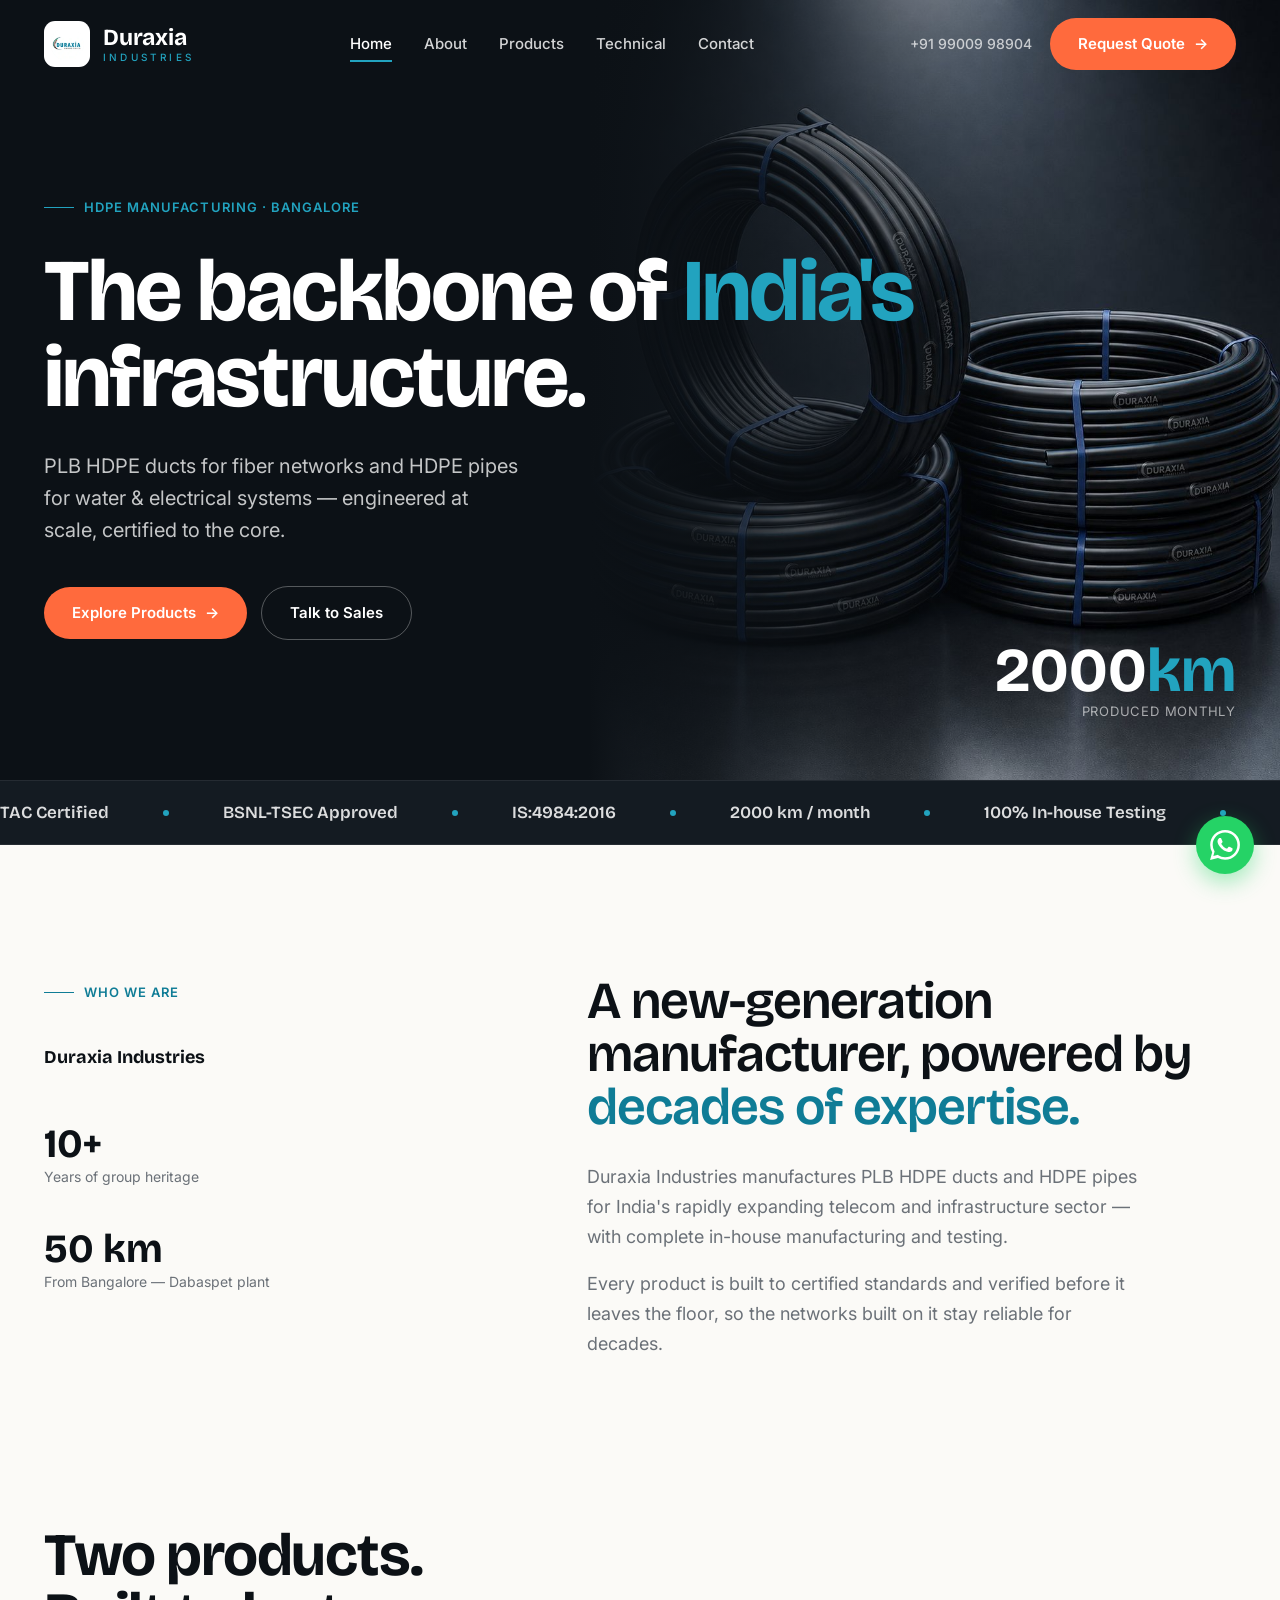
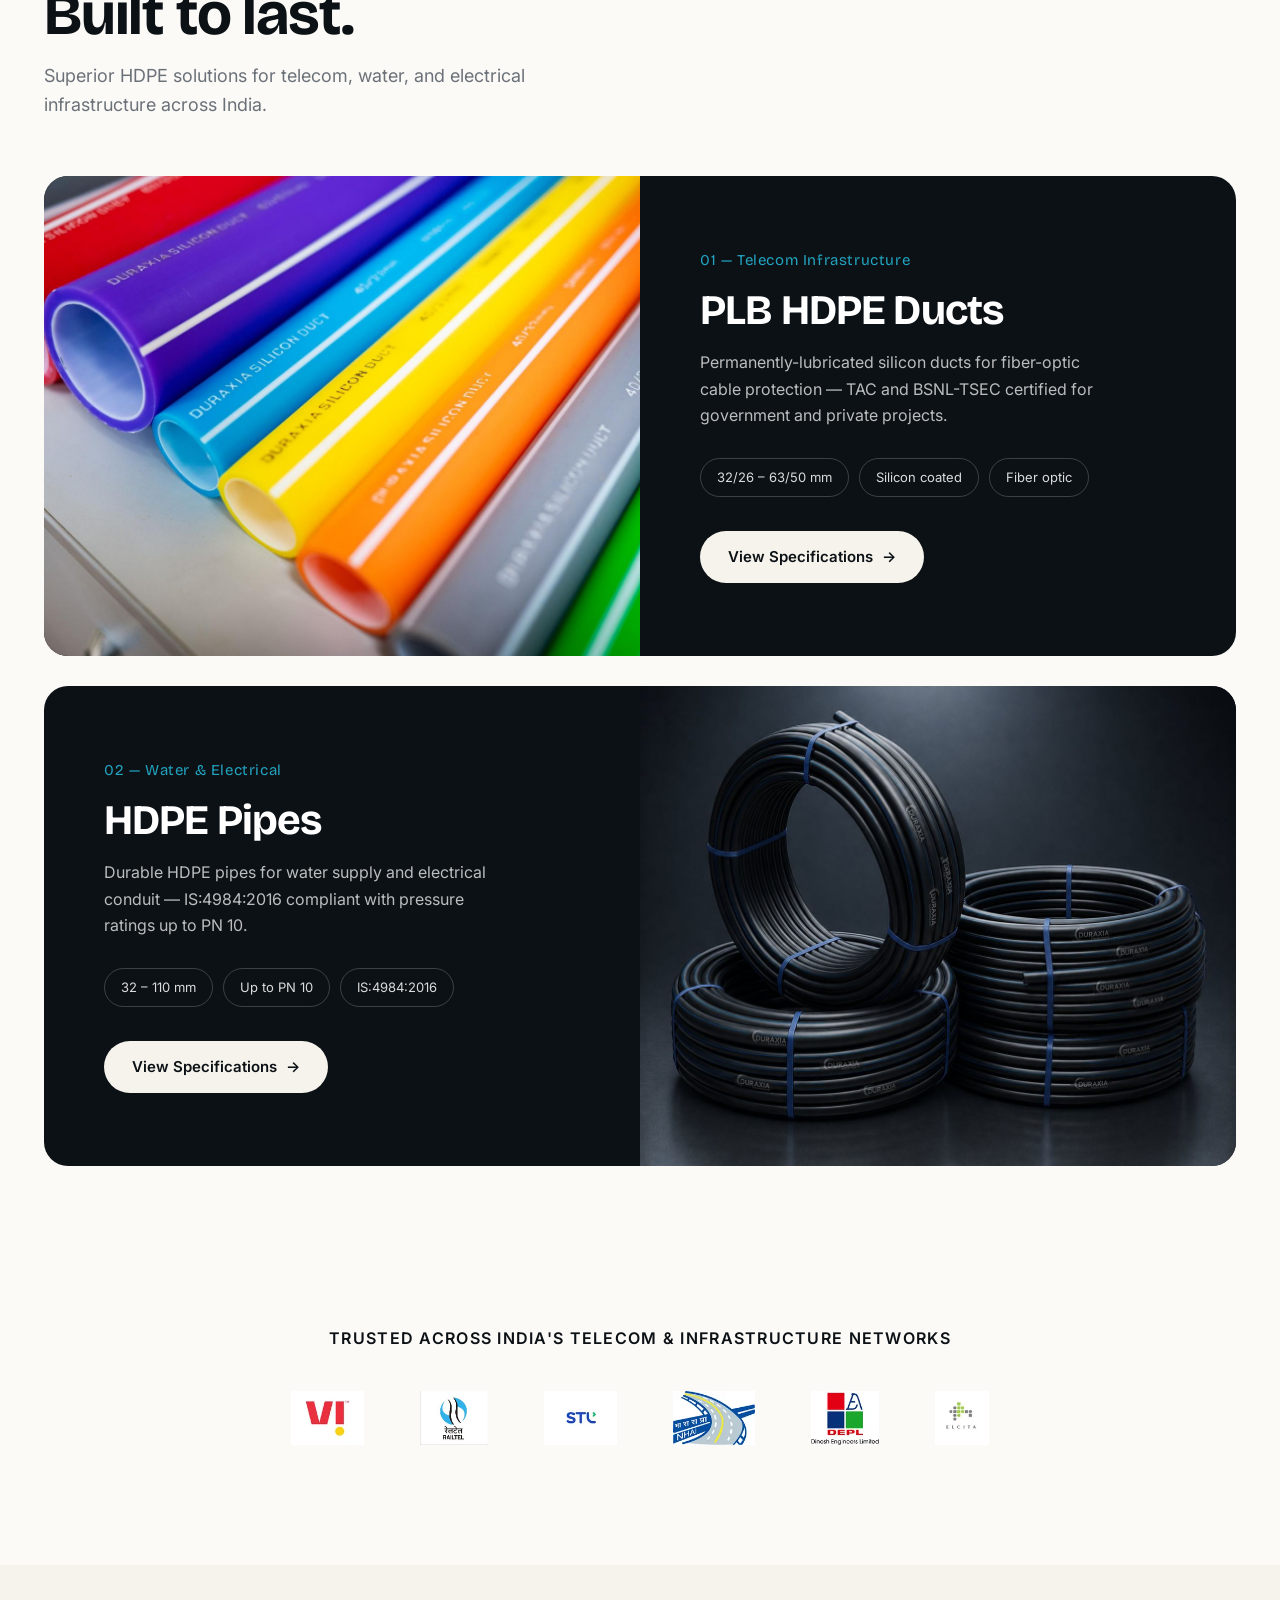
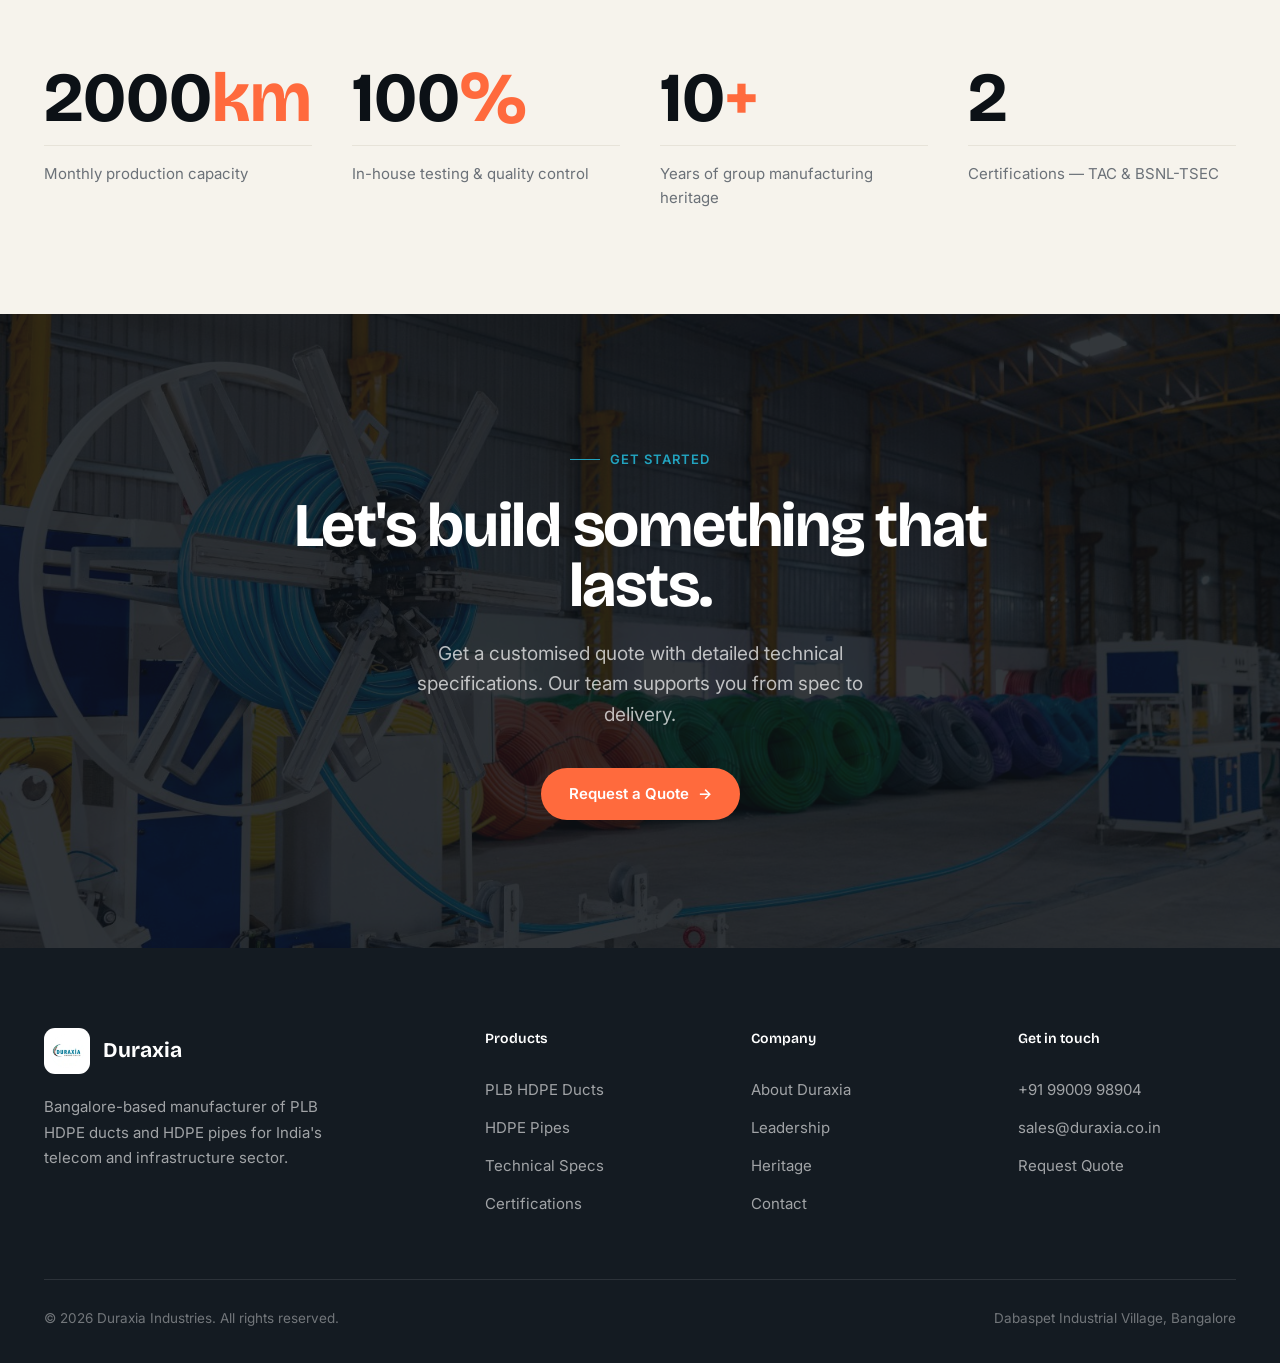
<file: index.html>
<!DOCTYPE html>
<html lang="en">
<head>
<meta charset="UTF-8">
<meta name="viewport" content="width=device-width,initial-scale=1.0">
<title>Duraxia Industries — PLB HDPE Ducts &amp; HDPE Pipes | Bangalore</title>
<meta name="description" content="TAC & BSNL-TSEC certified manufacturer of PLB HDPE Ducts and HDPE Pipes in Bangalore. 2000 km monthly capacity.">
<link rel="preload" as="image" href="img/product-ducts.jpg" fetchpriority="high">
<link rel="canonical" href="https://www.duraxia.co.in/">
<meta name="robots" content="index, follow, max-image-preview:large, max-snippet:-1">
<meta name="theme-color" content="#0c1116">
<meta name="author" content="Duraxia Industries">
<meta property="og:type" content="website">
<meta property="og:site_name" content="Duraxia Industries">
<meta property="og:locale" content="en_IN">
<meta property="og:title" content="Duraxia Industries — PLB HDPE Ducts & HDPE Pipes | Bangalore">
<meta property="og:description" content="TAC & BSNL-TSEC certified manufacturer of PLB HDPE Ducts and HDPE Pipes in Bangalore. 2000 km monthly capacity.">
<meta property="og:url" content="https://www.duraxia.co.in/">
<meta property="og:image" content="https://www.duraxia.co.in/img/product-ducts.jpg">
<meta name="twitter:card" content="summary_large_image">
<meta name="twitter:title" content="Duraxia Industries — PLB HDPE Ducts & HDPE Pipes | Bangalore">
<meta name="twitter:description" content="TAC & BSNL-TSEC certified manufacturer of PLB HDPE Ducts and HDPE Pipes in Bangalore. 2000 km monthly capacity.">
<meta name="twitter:image" content="https://www.duraxia.co.in/img/product-ducts.jpg">
<link rel="icon" type="image/png" href="img/logo-tight.png">
<link rel="apple-touch-icon" href="img/logo-tight.png">
<link rel="preconnect" href="https://fonts.googleapis.com">
<link rel="preconnect" href="https://fonts.gstatic.com" crossorigin>
<link href="https://fonts.googleapis.com/css2?family=Bricolage+Grotesque:opsz,wght@12..96,500;12..96,600;12..96,700;12..96,800&family=Inter:wght@400;500;600&display=swap" rel="stylesheet">
<link rel="stylesheet" href="css/site.css">
<style>
/* HOME hero */
.hero{background:var(--ink);position:relative;overflow:hidden;min-height:780px;display:flex;align-items:center}
.hero-bg{position:absolute;right:0;top:0;bottom:0;width:54%;background:url('img/product-ducts.jpg') center/cover}
.hero-bg::after{content:'';position:absolute;inset:0;background:linear-gradient(90deg,var(--ink) 0%,rgba(12,17,22,.55) 36%,transparent 72%)}
.hero .wrap{position:relative;z-index:2;width:100%;padding-top:140px;padding-bottom:90px}
.hero .eyebrow{color:var(--teal);margin-bottom:30px}
.hero h1{font-size:88px;font-weight:700;color:#fff;max-width:880px;margin-bottom:30px}
.hero h1 em{font-style:normal;color:var(--teal)}
.hero p{font-size:20px;color:rgba(255,255,255,.76);max-width:480px;margin-bottom:40px;line-height:1.6}
.hero-cta{display:flex;gap:14px;align-items:center;flex-wrap:wrap}
.hero-meta{position:absolute;right:max(44px,calc((100% - 1280px)/2 + 44px));bottom:56px;z-index:2;text-align:right}
.hero-meta b{font-family:'Bricolage Grotesque';font-size:62px;font-weight:700;color:#fff;line-height:.9;display:block}
.hero-meta b u{text-decoration:none;color:var(--teal)}
.hero-meta span{font-size:13px;letter-spacing:.06em;text-transform:uppercase;color:rgba(255,255,255,.6)}

/* statement */
.statement{padding:130px 0}
.statement .grid{display:grid;grid-template-columns:1fr 1.4fr;gap:80px;align-items:start}
.statement .eyebrow{margin-bottom:24px}
.statement .side b{display:block;margin-top:16px;font-family:'Bricolage Grotesque';font-size:18px;color:var(--ink)}
.statement h2{font-size:52px;font-weight:600;line-height:1.02;margin-bottom:28px;color:var(--ink)}
.statement h2 em{font-style:normal;color:var(--teal-deep)}
.statement p{font-size:18px;color:var(--muted);max-width:560px;margin-bottom:18px;line-height:1.65}
.statement .side-stats{margin-top:36px;display:flex;flex-direction:column;gap:24px}
.statement .ss b{font-family:'Bricolage Grotesque';font-size:40px;font-weight:700;color:var(--ink);display:block;line-height:1}
.statement .ss span{font-size:14px;color:var(--muted)}

/* products editorial */
.products{padding:20px 0 130px}
.phead{margin-bottom:56px}
.phead h2{font-size:60px;font-weight:700;color:var(--ink);margin-bottom:18px}
.phead p{font-size:18px;color:var(--muted);max-width:540px;line-height:1.6}
.pblock{display:grid;grid-template-columns:1fr 1fr;gap:0;border-radius:24px;overflow:hidden;margin-bottom:30px;background:var(--ink);min-height:480px}
.pblock.rev .pic{order:2}
.pblock .pic{position:relative;overflow:hidden}
.pblock .pic img{position:absolute;inset:0;width:100%;height:100%;object-fit:cover;transition:transform .7s var(--ease)}
.pblock:hover .pic img{transform:scale(1.05)}
.pblock .copy{padding:60px;color:#fff;display:flex;flex-direction:column;justify-content:center}
.pblock .num{font-family:'Bricolage Grotesque';font-size:15px;color:var(--teal);margin-bottom:18px;letter-spacing:.04em}
.pblock h3{font-size:42px;font-weight:700;margin-bottom:18px;color:#fff}
.pblock .copy p{font-size:16px;color:rgba(255,255,255,.72);margin-bottom:30px;line-height:1.65;max-width:400px}
.pblock .tags{display:flex;flex-wrap:wrap;gap:10px;margin-bottom:34px}
.pblock .tags span{font-size:13px;color:rgba(255,255,255,.85);border:1px solid rgba(255,255,255,.2);padding:8px 16px;border-radius:100px}
.pblock .copy a{align-self:flex-start}

/* clients */
.clients{padding:0 0 120px}
.clients .lbl{font-size:16px;font-weight:600;letter-spacing:.08em;text-transform:uppercase;color:var(--ink);text-align:center;margin-bottom:40px}
.clients .row{display:flex;align-items:center;justify-content:center;gap:56px;flex-wrap:wrap}
.clients img{height:54px;width:auto;object-fit:contain;transition:transform .3s var(--ease)}
.clients img:hover{transform:scale(1.07)}

@media(max-width:980px){
  .hero-bg{width:100%;opacity:.42}
  .hero .wrap{padding-top:130px}
  .hero h1{font-size:50px}
  .statement .grid,.pblock,.pblock.rev .pic{grid-template-columns:1fr}
  .pblock.rev .pic{order:0}
  .pblock .copy{padding:44px}
  .phead h2{font-size:38px}
  .statement{padding:90px 0}
  .statement h2{font-size:36px}
  .hero-meta{display:none}
}
</style>
<script type="application/ld+json">
{"@context":"https://schema.org","@graph":[{"@type":"Organization","@id":"https://www.duraxia.co.in/#organization","name":"Duraxia Industries","url":"https://www.duraxia.co.in/","logo":"https://www.duraxia.co.in/img/logo-tight.png","image":"https://www.duraxia.co.in/img/about-facility.jpg","description":"Bangalore-based manufacturer of PLB HDPE ducts and HDPE pipes for India's telecom and infrastructure sector.","telephone":"+91-99009-98904","email":"sales@duraxia.co.in","address":{"@type":"PostalAddress","streetAddress":"Dabaspet Industrial Village","addressLocality":"Bengaluru","addressRegion":"Karnataka","postalCode":"562111","addressCountry":"IN"},"areaServed":{"@type":"Country","name":"India"},"knowsAbout":["PLB HDPE Ducts","HDPE Pipes","Fiber optic duct","Telecom infrastructure","Water supply pipes"],"founder":[{"@type":"Person","name":"Ashish Sharma","jobTitle":"Co-Founder"},{"@type":"Person","name":"Dinaker Reddy","jobTitle":"Co-Founder"},{"@type":"Person","name":"Ankit Sharma","jobTitle":"Co-Founder"}],"contactPoint":{"@type":"ContactPoint","telephone":"+91-99009-98904","email":"sales@duraxia.co.in","contactType":"sales","areaServed":"IN","availableLanguage":["en","hi"]}},{"@type":"WebSite","@id":"https://www.duraxia.co.in/#website","url":"https://www.duraxia.co.in/","name":"Duraxia Industries","publisher":{"@id":"https://www.duraxia.co.in/#organization"}}]}
</script>
</head>
<body>

<!-- NAV -->
<header>
  <nav class="wrap">
    <a href="index.html" class="brand">
      <span class="mk"><img src="img/logo-tight.png" alt="Duraxia Industries" width="256" height="254" loading="eager" decoding="async" fetchpriority="high"></span>
      <span class="bx"><b>Duraxia</b><s>Industries</s></span>
    </a>
    <div class="nav-links">
      <a href="index.html" class="active" aria-current="page">Home</a>
      <a href="about.html">About</a>
      <a href="products.html">Products</a>
      <a href="technical.html">Technical</a>
      <a href="contact.html">Contact</a>
    </div>
    <div class="nav-right">
      <a href="tel:+919900998904" class="nav-tel">+91 99009 98904</a>
      <a href="contact.html" class="btn btn-pri">Request Quote <span class="arr">→</span></a>
      <button class="hamb" aria-label="Menu"><span></span><span></span><span></span></button>
    </div>
  </nav>
</header>
<div class="mnav">
  <a href="index.html">Home</a>
  <a href="about.html">About</a>
  <a href="products.html">Products</a>
  <a href="technical.html">Technical</a>
  <a href="contact.html">Contact</a>
  <a href="contact.html" class="btn btn-pri">Request Quote →</a>
</div>

<!-- HERO -->
<main>
<section class="hero">
  <div class="hero-bg"></div>
  <div class="wrap">
    <div class="eyebrow">HDPE Manufacturing · Bangalore</div>
    <h1>The backbone of <em>India's</em> infrastructure.</h1>
    <p>PLB HDPE ducts for fiber networks and HDPE pipes for water &amp; electrical systems — engineered at scale, certified to the core.</p>
    <div class="hero-cta">
      <a href="products.html" class="btn btn-pri">Explore Products <span class="arr">→</span></a>
      <a href="contact.html" class="btn btn-out">Talk to Sales</a>
    </div>
  </div>
  <div class="hero-meta"><b>2000<u>km</u></b><span>Produced monthly</span></div>
</section>

<!-- TICKER -->
<div class="ticker">
  <div class="row">
    <span>TAC Certified</span><span>BSNL-TSEC Approved</span><span>IS:4984:2016</span><span>2000 km / month</span><span>100% In-house Testing</span>
    <span>TAC Certified</span><span>BSNL-TSEC Approved</span><span>IS:4984:2016</span><span>2000 km / month</span><span>100% In-house Testing</span>
  </div>
</div>

<!-- STATEMENT -->
<section class="statement">
  <div class="wrap grid">
    <div class="side reveal">
      <div class="eyebrow">Who we are</div>
      <b>Duraxia Industries</b>
      <div class="side-stats">
        <div class="ss"><b>10+</b><span>Years of group heritage</span></div>
        <div class="ss"><b>50 km</b><span>From Bangalore — Dabaspet plant</span></div>
      </div>
    </div>
    <div class="main reveal d1">
      <h2>A new-generation manufacturer, powered by <em>decades of expertise.</em></h2>
      <p>Duraxia Industries manufactures PLB HDPE ducts and HDPE pipes for India's rapidly expanding telecom and infrastructure sector — with complete in-house manufacturing and testing.</p>
      <p>Every product is built to certified standards and verified before it leaves the floor, so the networks built on it stay reliable for decades.</p>
    </div>
  </div>
</section>

<!-- PRODUCTS -->
<section class="products">
  <div class="wrap">
    <div class="phead reveal">
      <h2>Two products.<br>Built to last.</h2>
      <p>Superior HDPE solutions for telecom, water, and electrical infrastructure across India.</p>
    </div>

    <div class="pblock reveal">
      <div class="pic"><img src="img/hero.jpg" alt="PLB HDPE Ducts" width="1600" height="1064" loading="lazy" decoding="async"></div>
      <div class="copy">
        <div class="num">01 — Telecom Infrastructure</div>
        <h3>PLB HDPE Ducts</h3>
        <p>Permanently-lubricated silicon ducts for fiber-optic cable protection — TAC and BSNL-TSEC certified for government and private projects.</p>
        <div class="tags"><span>32/26 – 63/50 mm</span><span>Silicon coated</span><span>Fiber optic</span></div>
        <a href="products.html" class="btn btn-cream">View Specifications <span class="arr">→</span></a>
      </div>
    </div>

    <div class="pblock rev reveal">
      <div class="pic"><img src="img/product-ducts.jpg" alt="HDPE Pipes" width="1200" height="1200" loading="lazy" decoding="async"></div>
      <div class="copy">
        <div class="num">02 — Water &amp; Electrical</div>
        <h3>HDPE Pipes</h3>
        <p>Durable HDPE pipes for water supply and electrical conduit — IS:4984:2016 compliant with pressure ratings up to PN 10.</p>
        <div class="tags"><span>32 – 110 mm</span><span>Up to PN 10</span><span>IS:4984:2016</span></div>
        <a href="products.html" class="btn btn-cream">View Specifications <span class="arr">→</span></a>
      </div>
    </div>
  </div>
</section>

<!-- CLIENTS -->
<section class="clients">
  <div class="wrap">
    <div class="lbl reveal">Trusted across India's telecom &amp; infrastructure networks</div>
    <div class="row reveal d1">
      <img src="img/client-1.webp" alt="Client" width="134" height="100" loading="lazy" decoding="async"><img src="img/client-2.jpg" alt="Client" width="253" height="199" loading="lazy" decoding="async"><img src="img/client-3.webp" alt="Client" width="134" height="100" loading="lazy" decoding="async"><img src="img/client-4.webp" alt="Client" width="152" height="100" loading="lazy" decoding="async"><img src="img/client-5.webp" alt="Client" width="126" height="100" loading="lazy" decoding="async"><img src="img/client-6.webp" alt="Client" width="100" height="100" loading="lazy" decoding="async">
    </div>
  </div>
</section>

<!-- BIG NUMBERS -->
<section class="bignum">
  <div class="wrap grid">
    <div class="bn reveal"><b>2000<u>km</u></b><span>Monthly production capacity</span></div>
    <div class="bn reveal d1"><b>100<u>%</u></b><span>In-house testing &amp; quality control</span></div>
    <div class="bn reveal d2"><b>10<u>+</u></b><span>Years of group manufacturing heritage</span></div>
    <div class="bn reveal d3"><b>2</b><span>Certifications — TAC &amp; BSNL-TSEC</span></div>
  </div>
</section>

<!-- CTA -->
<section class="cta">
  <div class="cta-bg"></div>
  <div class="wrap">
    <div class="eyebrow">Get started</div>
    <h2>Let's build something that lasts.</h2>
    <p>Get a customised quote with detailed technical specifications. Our team supports you from spec to delivery.</p>
    <a href="contact.html" class="btn btn-pri">Request a Quote <span class="arr">→</span></a>
  </div>
</section>

<!-- FOOTER -->
</main>

<footer>
  <div class="wrap">
    <div class="foot-grid">
      <div class="foot-brand">
        <div class="l"><span class="mk"><img src="img/logo-tight.png" alt="Duraxia Industries" width="256" height="254" loading="eager" decoding="async" fetchpriority="high"></span><b>Duraxia</b></div>
        <p>Bangalore-based manufacturer of PLB HDPE ducts and HDPE pipes for India's telecom and infrastructure sector.</p>
      </div>
      <div class="foot-col"><h4>Products</h4><a href="products.html">PLB HDPE Ducts</a><a href="products.html">HDPE Pipes</a><a href="technical.html">Technical Specs</a><a href="technical.html">Certifications</a></div>
      <div class="foot-col"><h4>Company</h4><a href="about.html">About Duraxia</a><a href="about.html">Leadership</a><a href="about.html">Heritage</a><a href="contact.html">Contact</a></div>
      <div class="foot-col"><h4>Get in touch</h4><a href="tel:+919900998904">+91 99009 98904</a><a href="mailto:sales@duraxia.co.in">sales@duraxia.co.in</a><a href="contact.html">Request Quote</a></div>
    </div>
    <div class="foot-bot"><span>© 2026 Duraxia Industries. All rights reserved.</span><span>Dabaspet Industrial Village, Bangalore</span></div>
  </div>
</footer>

<!-- WHATSAPP -->
<a class="wa" href="https://wa.me/919900998904?text=Hi%20Duraxia,%20I'm%20interested%20in%20your%20HDPE%20products" target="_blank" rel="noopener" aria-label="Chat on WhatsApp">
  <span class="tip">Chat with us</span>
  <span class="bub"><svg viewBox="0 0 24 24"><path d="M.057 24l1.687-6.163a11.867 11.867 0 01-1.587-5.946C.157 5.335 5.494 0 12.05 0a11.817 11.817 0 018.413 3.488 11.824 11.824 0 013.48 8.414c-.003 6.557-5.338 11.892-11.893 11.892a11.9 11.9 0 01-5.688-1.448L.057 24zm6.597-3.807c1.676.995 3.276 1.591 5.392 1.592 5.448 0 9.886-4.434 9.889-9.885.002-5.462-4.415-9.89-9.881-9.892-5.452 0-9.887 4.434-9.889 9.884a9.86 9.86 0 001.51 5.26l-.999 3.648 3.738-.981zm11.387-5.464c-.074-.124-.272-.198-.57-.347-.297-.149-1.758-.868-2.031-.967-.272-.099-.47-.149-.669.149-.198.297-.768.967-.941 1.165-.173.198-.347.223-.644.074-.297-.149-1.255-.462-2.39-1.475-.883-.788-1.48-1.761-1.653-2.059-.173-.297-.018-.458.13-.606.134-.133.297-.347.446-.521.151-.172.2-.296.3-.495.099-.198.05-.372-.025-.521-.075-.148-.669-1.611-.916-2.206-.242-.579-.487-.501-.669-.51l-.57-.01c-.198 0-.52.074-.792.372s-1.04 1.016-1.04 2.479 1.065 2.876 1.213 3.074c.149.198 2.096 3.2 5.077 4.487.709.306 1.262.489 1.694.626.712.226 1.36.194 1.872.118.571-.085 1.758-.719 2.006-1.413.248-.695.248-1.29.173-1.414z"/></svg></span>
</a>

<script src="js/site.js"></script>
</body>
</html>
</file>
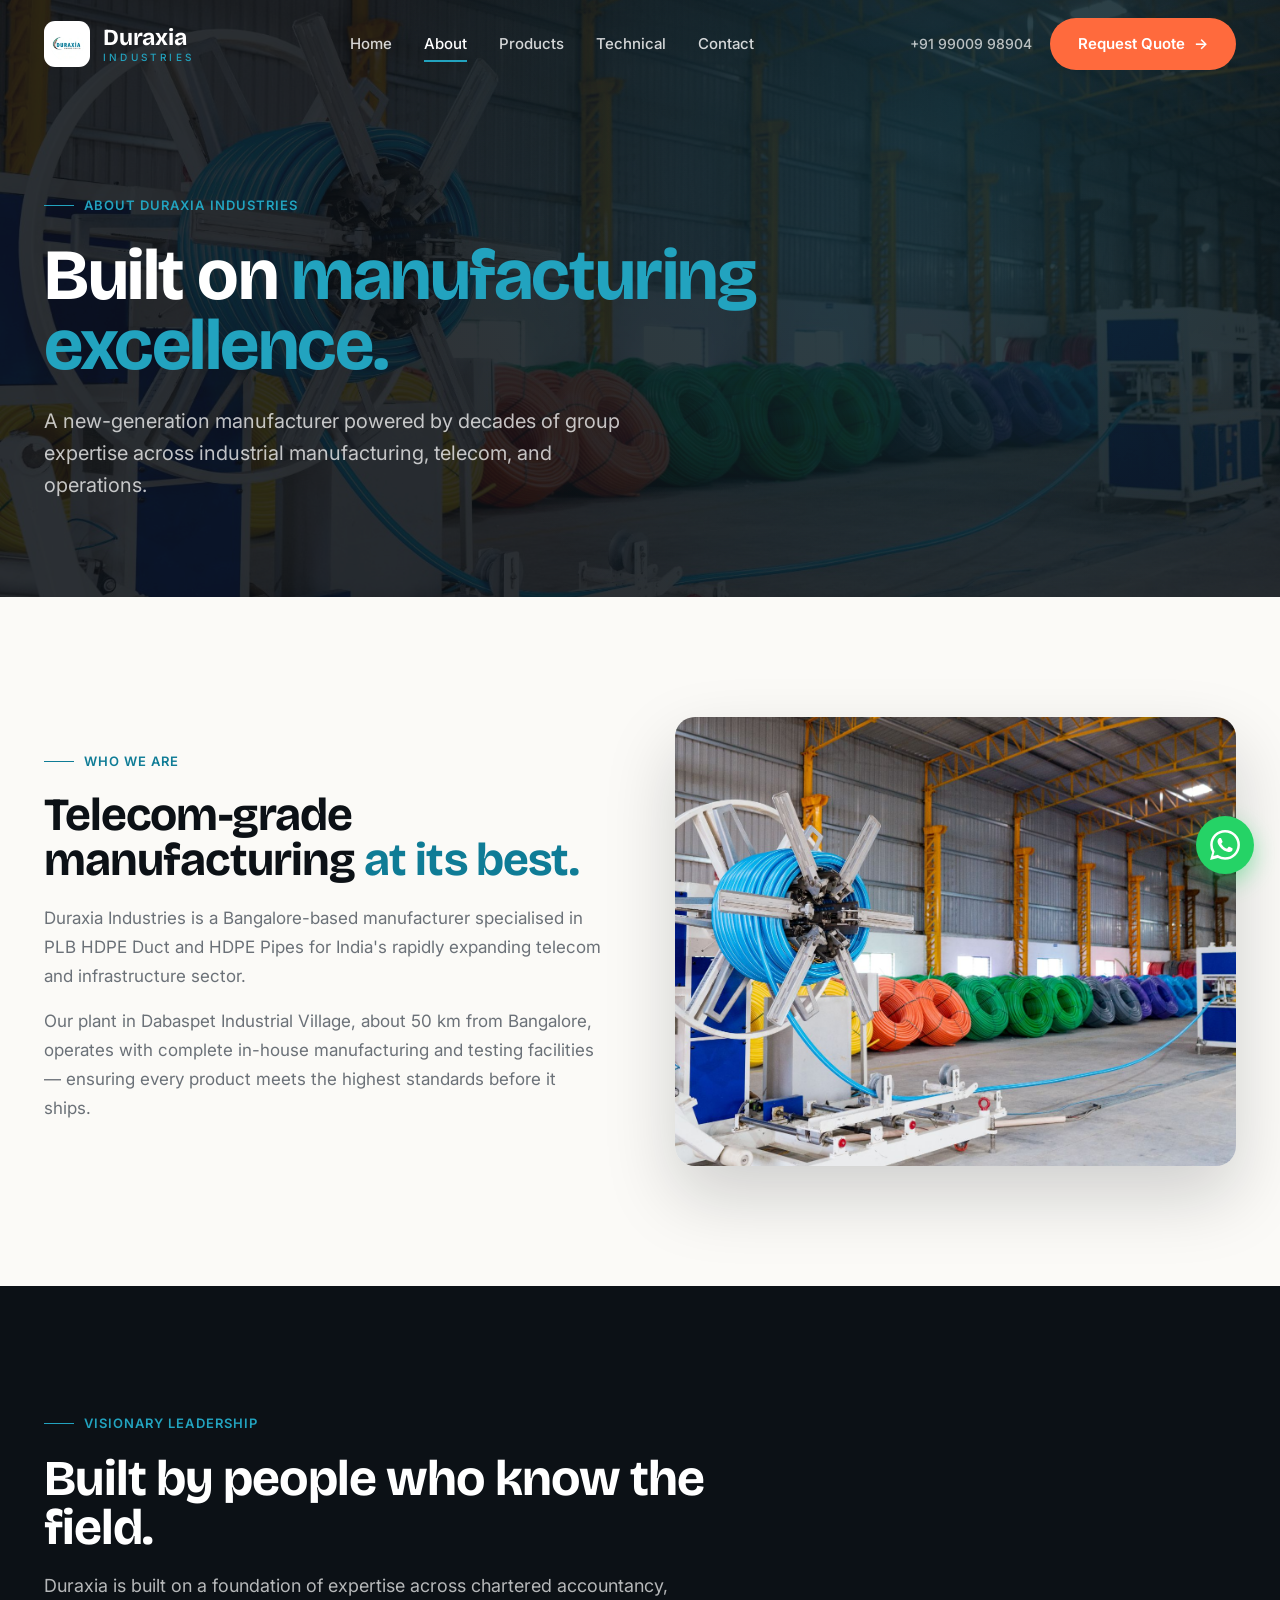
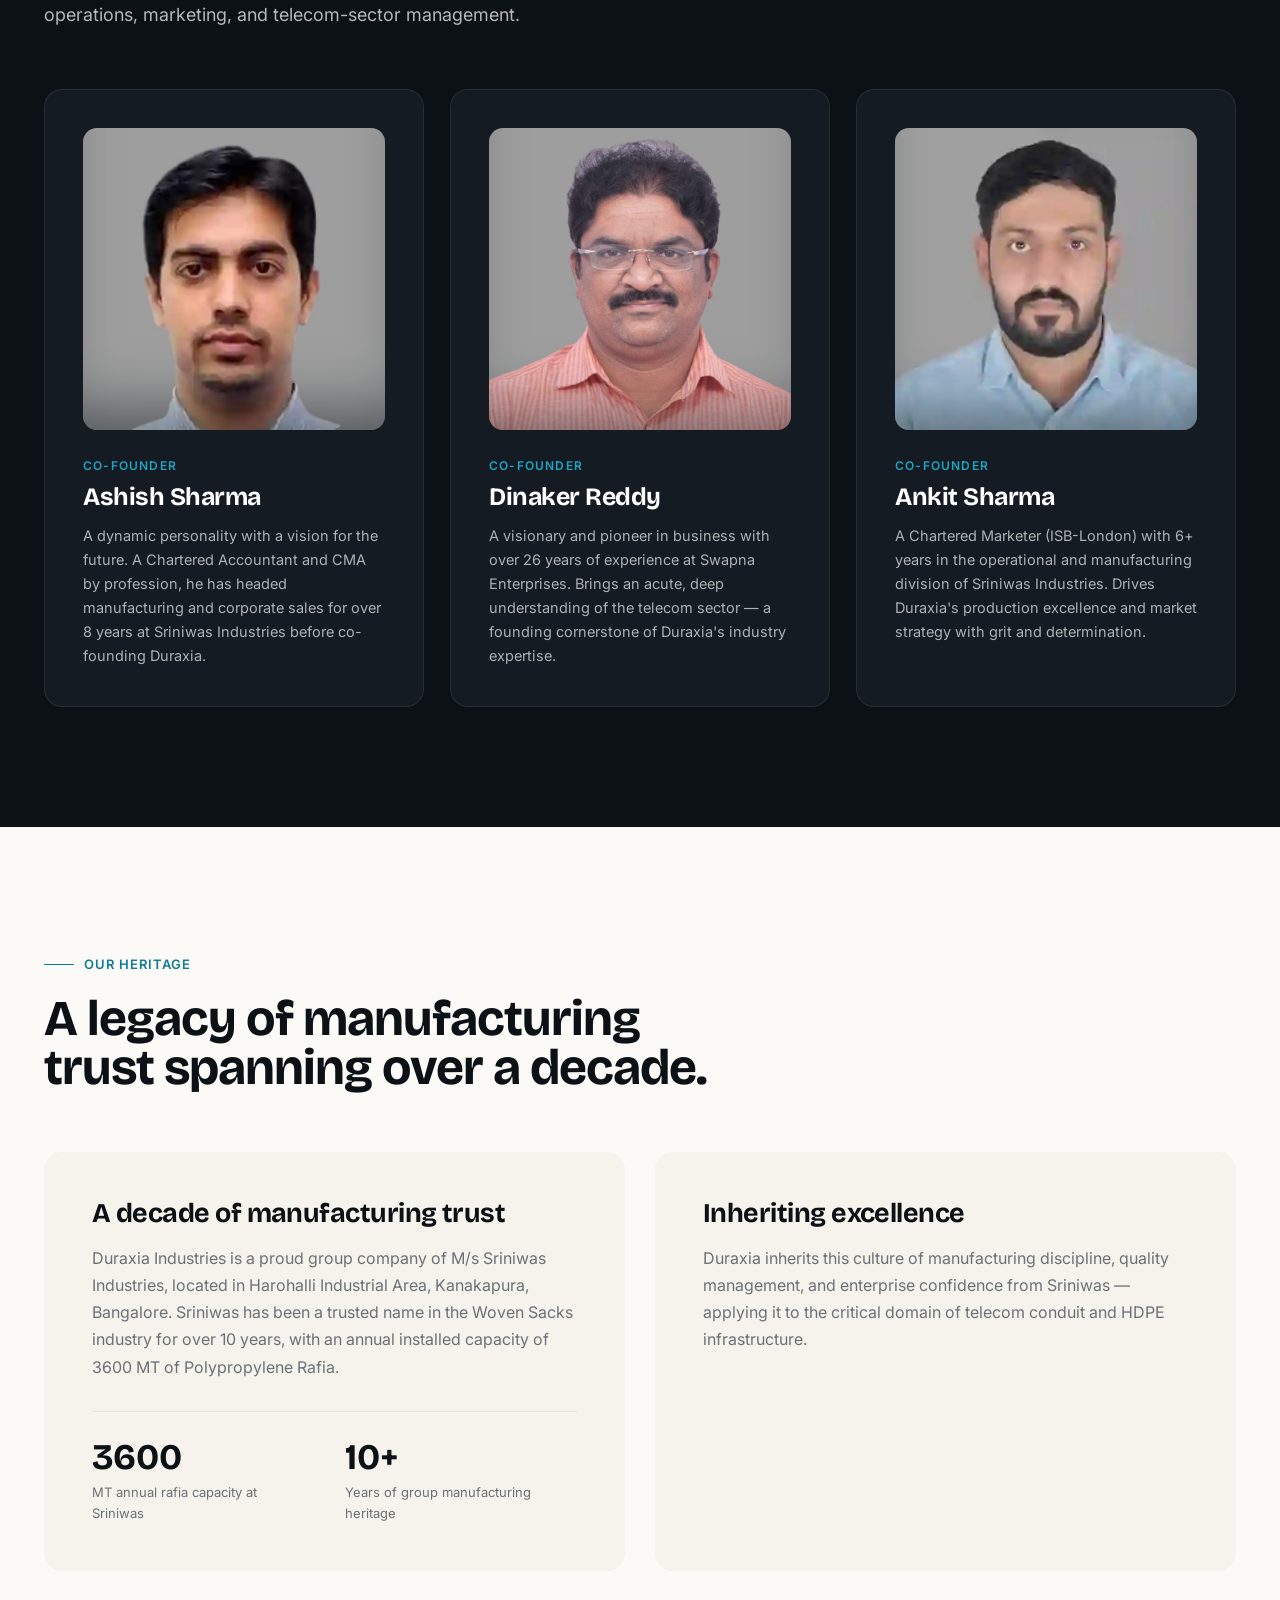
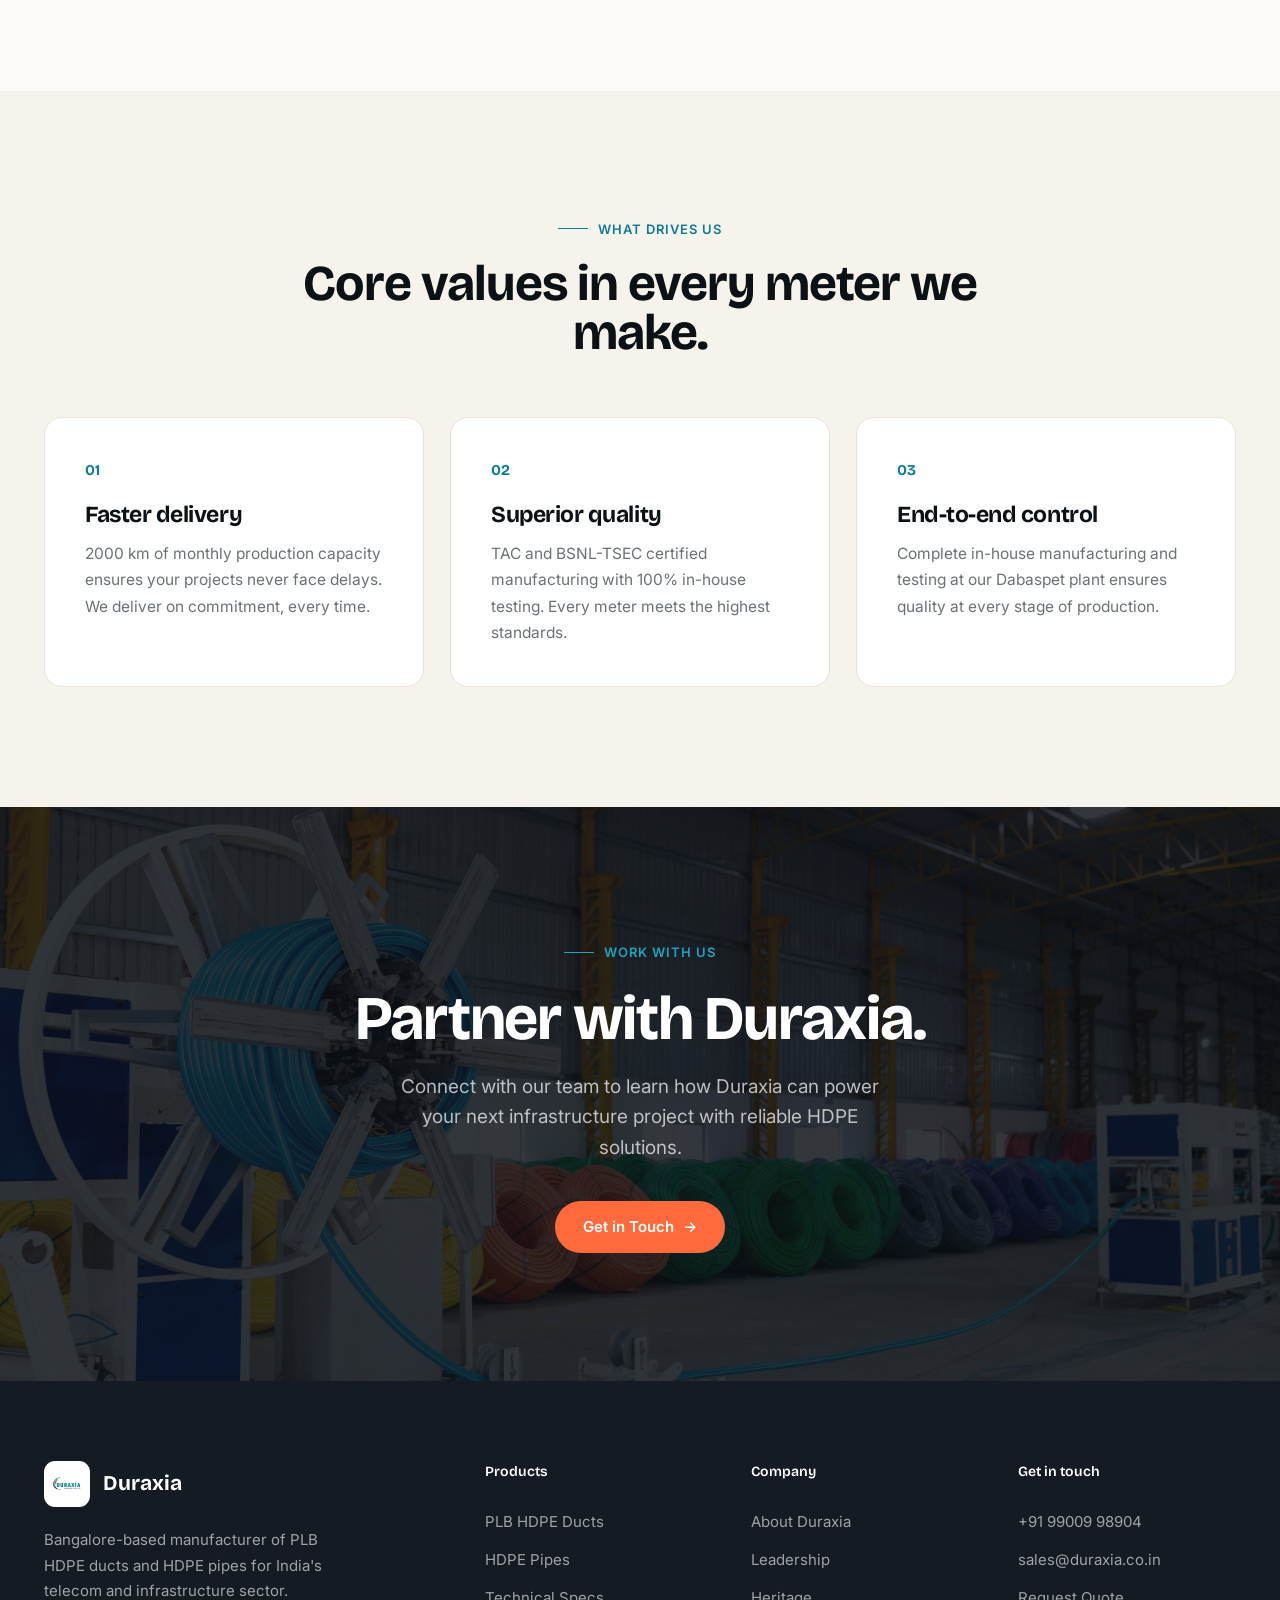
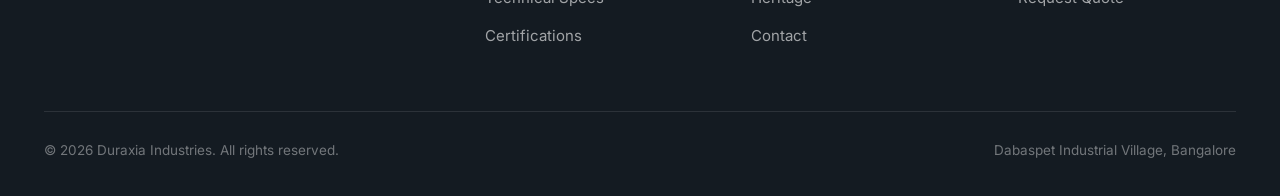
<file: about.html>
<!DOCTYPE html>
<html lang="en">
<head>
<meta charset="UTF-8">
<meta name="viewport" content="width=device-width,initial-scale=1.0">
<title>About — Duraxia Industries | Leadership, Heritage &amp; Manufacturing</title>
<meta name="description" content="Duraxia Industries — a Bangalore-based HDPE manufacturer. Meet founders Ashish Sharma, Dinaker Reddy, and Ankit Sharma.">
<link rel="canonical" href="https://www.duraxia.co.in/about.html">
<meta name="robots" content="index, follow, max-image-preview:large, max-snippet:-1">
<meta name="theme-color" content="#0c1116">
<meta name="author" content="Duraxia Industries">
<meta property="og:type" content="website">
<meta property="og:site_name" content="Duraxia Industries">
<meta property="og:locale" content="en_IN">
<meta property="og:title" content="About — Duraxia Industries | Leadership, Heritage & Manufacturing">
<meta property="og:description" content="Duraxia Industries — a Bangalore-based HDPE manufacturer. Meet founders Ashish Sharma, Dinaker Reddy, and Ankit Sharma.">
<meta property="og:url" content="https://www.duraxia.co.in/about.html">
<meta property="og:image" content="https://www.duraxia.co.in/img/about-facility.jpg">
<meta name="twitter:card" content="summary_large_image">
<meta name="twitter:title" content="About — Duraxia Industries | Leadership, Heritage & Manufacturing">
<meta name="twitter:description" content="Duraxia Industries — a Bangalore-based HDPE manufacturer. Meet founders Ashish Sharma, Dinaker Reddy, and Ankit Sharma.">
<meta name="twitter:image" content="https://www.duraxia.co.in/img/about-facility.jpg">
<link rel="icon" type="image/png" href="img/logo-tight.png">
<link rel="apple-touch-icon" href="img/logo-tight.png">
<link rel="preconnect" href="https://fonts.googleapis.com">
<link rel="preconnect" href="https://fonts.gstatic.com" crossorigin>
<link href="https://fonts.googleapis.com/css2?family=Bricolage+Grotesque:opsz,wght@12..96,500;12..96,600;12..96,700;12..96,800&family=Inter:wght@400;500;600&display=swap" rel="stylesheet">
<link rel="stylesheet" href="css/site.css">
<style>
/* who we are */
.who .grid{display:grid;grid-template-columns:1fr 1fr;gap:70px;align-items:center}
.who .pic{border-radius:20px;overflow:hidden;box-shadow:0 30px 70px rgba(12,17,22,.18);aspect-ratio:4/3.2}
.who .pic img{width:100%;height:100%;object-fit:cover}
.who .eyebrow{margin-bottom:20px}
.who h2{font-size:46px;font-weight:700;margin-bottom:22px;color:var(--ink)}
.who h2 em{font-style:normal;color:var(--teal-deep)}
.who p{font-size:17px;color:var(--muted);margin-bottom:16px;line-height:1.7}

/* founders */
.founders{background:var(--ink);color:#fff}
.founders .shead h2{color:#fff}.founders .shead p{color:rgba(255,255,255,.7)}
.founders .eyebrow{color:var(--teal)}
.fgrid{display:grid;grid-template-columns:repeat(3,1fr);gap:26px}
.fcard{background:var(--ink-2);border:1px solid rgba(255,255,255,.08);border-radius:18px;padding:38px;transition:all .35s var(--ease)}
.fcard:hover{transform:translateY(-6px);border-color:rgba(34,163,191,.5)}
.fphoto{width:100%;aspect-ratio:1/1;border-radius:14px;overflow:hidden;margin-bottom:26px;background:#cfd4d6;position:relative}
.fphoto::after{content:'';position:absolute;inset:0;box-shadow:inset 0 -50px 60px -30px rgba(20,27,34,.55)}
.fphoto img{width:100%;height:100%;object-fit:cover;display:block}
.fcard:hover .fphoto img{transform:scale(1.04)}
.fphoto img{transition:transform .5s var(--ease)}
.fcard .role{font-size:12px;font-weight:600;letter-spacing:.1em;text-transform:uppercase;color:var(--teal);margin-bottom:10px}
.fcard h3{font-size:25px;font-weight:700;color:#fff;margin-bottom:14px}
.fcard p{font-size:14.5px;color:rgba(255,255,255,.66);line-height:1.65}

/* heritage */
.heritage .grid{display:grid;grid-template-columns:1fr 1fr;gap:30px}
.hcard{background:var(--cream);border-radius:18px;padding:48px}
.hcard h3{font-size:27px;font-weight:700;margin-bottom:18px;color:var(--ink)}
.hcard p{font-size:16px;color:var(--muted);line-height:1.7}
.hcard .hstats{display:flex;gap:40px;margin-top:30px;padding-top:28px;border-top:1px solid var(--line)}
.hcard .hs b{font-family:'Bricolage Grotesque';font-size:36px;font-weight:700;color:var(--ink);display:block;line-height:1}
.hcard .hs span{font-size:13px;color:var(--muted);margin-top:6px;display:block}

/* values */
.values{background:var(--cream)}
.vgrid{display:grid;grid-template-columns:repeat(3,1fr);gap:26px}
.vcard{background:#fff;border:1px solid var(--line);border-radius:18px;padding:40px;transition:all .35s var(--ease)}
.vcard:hover{transform:translateY(-6px);box-shadow:0 22px 50px rgba(12,17,22,.1)}
.vnum{font-family:'Bricolage Grotesque';font-size:15px;font-weight:700;color:var(--teal-deep);margin-bottom:22px}
.vcard h3{font-size:23px;font-weight:700;margin-bottom:14px;color:var(--ink)}
.vcard p{font-size:15.5px;color:var(--muted);line-height:1.7}

@media(max-width:980px){
  .who .grid,.heritage .grid{grid-template-columns:1fr;gap:40px}
  .who .pic{order:-1}
  .who h2{font-size:34px}
  .fgrid,.vgrid{grid-template-columns:1fr}
  .hcard{padding:36px}
}
</style>
<script type="application/ld+json">
{"@context":"https://schema.org","@graph":[{"@type":"Organization","@id":"https://www.duraxia.co.in/#organization","name":"Duraxia Industries","url":"https://www.duraxia.co.in/","logo":"https://www.duraxia.co.in/img/logo-tight.png","image":"https://www.duraxia.co.in/img/about-facility.jpg","description":"Bangalore-based manufacturer of PLB HDPE ducts and HDPE pipes for India's telecom and infrastructure sector.","telephone":"+91-99009-98904","email":"sales@duraxia.co.in","address":{"@type":"PostalAddress","streetAddress":"Dabaspet Industrial Village","addressLocality":"Bengaluru","addressRegion":"Karnataka","postalCode":"562111","addressCountry":"IN"},"areaServed":{"@type":"Country","name":"India"},"knowsAbout":["PLB HDPE Ducts","HDPE Pipes","Fiber optic duct","Telecom infrastructure","Water supply pipes"],"founder":[{"@type":"Person","name":"Ashish Sharma","jobTitle":"Co-Founder"},{"@type":"Person","name":"Dinaker Reddy","jobTitle":"Co-Founder"},{"@type":"Person","name":"Ankit Sharma","jobTitle":"Co-Founder"}],"contactPoint":{"@type":"ContactPoint","telephone":"+91-99009-98904","email":"sales@duraxia.co.in","contactType":"sales","areaServed":"IN","availableLanguage":["en","hi"]}},{"@type":"BreadcrumbList","itemListElement":[{"@type":"ListItem","position":1,"name":"Home","item":"https://www.duraxia.co.in/"},{"@type":"ListItem","position":2,"name":"About","item":"https://www.duraxia.co.in/about.html"}]}]}
</script>
</head>
<body>

<header>
  <nav class="wrap">
    <a href="index.html" class="brand">
      <span class="mk"><img src="img/logo-tight.png" alt="Duraxia Industries" width="256" height="254" loading="eager" decoding="async" fetchpriority="high"></span>
      <span class="bx"><b>Duraxia</b><s>Industries</s></span>
    </a>
    <div class="nav-links">
      <a href="index.html">Home</a><a href="about.html" class="active" aria-current="page">About</a><a href="products.html">Products</a><a href="technical.html">Technical</a><a href="contact.html">Contact</a>
    </div>
    <div class="nav-right">
      <a href="tel:+919900998904" class="nav-tel">+91 99009 98904</a>
      <a href="contact.html" class="btn btn-pri">Request Quote <span class="arr">→</span></a>
      <button class="hamb" aria-label="Menu"><span></span><span></span><span></span></button>
    </div>
  </nav>
</header>
<div class="mnav">
  <a href="index.html">Home</a><a href="about.html">About</a><a href="products.html">Products</a><a href="technical.html">Technical</a><a href="contact.html">Contact</a>
  <a href="contact.html" class="btn btn-pri">Request Quote →</a>
</div>

<main>
<section class="phero">
  <div class="wrap">
    <div class="eyebrow">About Duraxia Industries</div>
    <h1>Built on <em>manufacturing excellence.</em></h1>
    <p>A new-generation manufacturer powered by decades of group expertise across industrial manufacturing, telecom, and operations.</p>
  </div>
</section>

<section class="sec who">
  <div class="wrap grid">
    <div class="copy reveal">
      <div class="eyebrow">Who we are</div>
      <h2>Telecom-grade manufacturing <em>at its best.</em></h2>
      <p>Duraxia Industries is a Bangalore-based manufacturer specialised in PLB HDPE Duct and HDPE Pipes for India's rapidly expanding telecom and infrastructure sector.</p>
      <p>Our plant in Dabaspet Industrial Village, about 50 km from Bangalore, operates with complete in-house manufacturing and testing facilities — ensuring every product meets the highest standards before it ships.</p>
    </div>
    <div class="pic reveal d1"><img src="img/about-facility.jpg" alt="Duraxia manufacturing facility" width="1600" height="1065" loading="lazy" decoding="async"></div>
  </div>
</section>

<section class="sec founders">
  <div class="wrap">
    <div class="shead reveal">
      <div class="eyebrow">Visionary leadership</div>
      <h2>Built by people who know the field.</h2>
      <p>Duraxia is built on a foundation of expertise across chartered accountancy, operations, marketing, and telecom-sector management.</p>
    </div>
    <div class="fgrid">
      <div class="fcard reveal">
        <div class="fphoto"><img src="img/founder-ashish.jpg" alt="Ashish Sharma" width="500" height="500" loading="lazy" decoding="async"></div>
        <div class="role">Co-Founder</div>
        <h3>Ashish Sharma</h3>
        <p>A dynamic personality with a vision for the future. A Chartered Accountant and CMA by profession, he has headed manufacturing and corporate sales for over 8 years at Sriniwas Industries before co-founding Duraxia.</p>
      </div>
      <div class="fcard reveal d1">
        <div class="fphoto"><img src="img/founder-dinaker.jpg" alt="Dinaker Reddy" width="500" height="500" loading="lazy" decoding="async"></div>
        <div class="role">Co-Founder</div>
        <h3>Dinaker Reddy</h3>
        <p>A visionary and pioneer in business with over 26 years of experience at Swapna Enterprises. Brings an acute, deep understanding of the telecom sector — a founding cornerstone of Duraxia's industry expertise.</p>
      </div>
      <div class="fcard reveal d2">
        <div class="fphoto"><img src="img/founder-ankit.jpg" alt="Ankit Sharma" width="500" height="500" loading="lazy" decoding="async"></div>
        <div class="role">Co-Founder</div>
        <h3>Ankit Sharma</h3>
        <p>A Chartered Marketer (ISB-London) with 6+ years in the operational and manufacturing division of Sriniwas Industries. Drives Duraxia's production excellence and market strategy with grit and determination.</p>
      </div>
    </div>
  </div>
</section>

<section class="sec heritage">
  <div class="wrap">
    <div class="shead reveal">
      <div class="eyebrow">Our heritage</div>
      <h2>A legacy of manufacturing trust spanning over a decade.</h2>
    </div>
    <div class="grid">
      <div class="hcard reveal">
        <h3>A decade of manufacturing trust</h3>
        <p>Duraxia Industries is a proud group company of M/s Sriniwas Industries, located in Harohalli Industrial Area, Kanakapura, Bangalore. Sriniwas has been a trusted name in the Woven Sacks industry for over 10 years, with an annual installed capacity of 3600 MT of Polypropylene Rafia.</p>
        <div class="hstats">
          <div class="hs"><b>3600</b><span>MT annual rafia capacity at Sriniwas</span></div>
          <div class="hs"><b>10+</b><span>Years of group manufacturing heritage</span></div>
        </div>
      </div>
      <div class="hcard reveal d1">
        <h3>Inheriting excellence</h3>
        <p>Duraxia inherits this culture of manufacturing discipline, quality management, and enterprise confidence from Sriniwas — applying it to the critical domain of telecom conduit and HDPE infrastructure.</p>
      </div>
    </div>
  </div>
</section>

<section class="sec values">
  <div class="wrap">
    <div class="shead center reveal">
      <div class="eyebrow">What drives us</div>
      <h2>Core values in every meter we make.</h2>
    </div>
    <div class="vgrid">
      <div class="vcard reveal"><div class="vnum">01</div><h3>Faster delivery</h3><p>2000 km of monthly production capacity ensures your projects never face delays. We deliver on commitment, every time.</p></div>
      <div class="vcard reveal d1"><div class="vnum">02</div><h3>Superior quality</h3><p>TAC and BSNL-TSEC certified manufacturing with 100% in-house testing. Every meter meets the highest standards.</p></div>
      <div class="vcard reveal d2"><div class="vnum">03</div><h3>End-to-end control</h3><p>Complete in-house manufacturing and testing at our Dabaspet plant ensures quality at every stage of production.</p></div>
    </div>
  </div>
</section>

<section class="cta">
  <div class="cta-bg"></div>
  <div class="wrap">
    <div class="eyebrow">Work with us</div>
    <h2>Partner with Duraxia.</h2>
    <p>Connect with our team to learn how Duraxia can power your next infrastructure project with reliable HDPE solutions.</p>
    <a href="contact.html" class="btn btn-pri">Get in Touch <span class="arr">→</span></a>
  </div>
</section>

</main>

<footer>
  <div class="wrap">
    <div class="foot-grid">
      <div class="foot-brand">
        <div class="l"><span class="mk"><img src="img/logo-tight.png" alt="Duraxia Industries" width="256" height="254" loading="eager" decoding="async" fetchpriority="high"></span><b>Duraxia</b></div>
        <p>Bangalore-based manufacturer of PLB HDPE ducts and HDPE pipes for India's telecom and infrastructure sector.</p>
      </div>
      <div class="foot-col"><h4>Products</h4><a href="products.html">PLB HDPE Ducts</a><a href="products.html">HDPE Pipes</a><a href="technical.html">Technical Specs</a><a href="technical.html">Certifications</a></div>
      <div class="foot-col"><h4>Company</h4><a href="about.html">About Duraxia</a><a href="about.html">Leadership</a><a href="about.html">Heritage</a><a href="contact.html">Contact</a></div>
      <div class="foot-col"><h4>Get in touch</h4><a href="tel:+919900998904">+91 99009 98904</a><a href="mailto:sales@duraxia.co.in">sales@duraxia.co.in</a><a href="contact.html">Request Quote</a></div>
    </div>
    <div class="foot-bot"><span>© 2026 Duraxia Industries. All rights reserved.</span><span>Dabaspet Industrial Village, Bangalore</span></div>
  </div>
</footer>

<a class="wa" href="https://wa.me/919900998904?text=Hi%20Duraxia,%20I'm%20interested%20in%20your%20HDPE%20products" target="_blank" rel="noopener" aria-label="Chat on WhatsApp">
  <span class="tip">Chat with us</span>
  <span class="bub"><svg viewBox="0 0 24 24"><path d="M.057 24l1.687-6.163a11.867 11.867 0 01-1.587-5.946C.157 5.335 5.494 0 12.05 0a11.817 11.817 0 018.413 3.488 11.824 11.824 0 013.48 8.414c-.003 6.557-5.338 11.892-11.893 11.892a11.9 11.9 0 01-5.688-1.448L.057 24zm6.597-3.807c1.676.995 3.276 1.591 5.392 1.592 5.448 0 9.886-4.434 9.889-9.885.002-5.462-4.415-9.89-9.881-9.892-5.452 0-9.887 4.434-9.889 9.884a9.86 9.86 0 001.51 5.26l-.999 3.648 3.738-.981zm11.387-5.464c-.074-.124-.272-.198-.57-.347-.297-.149-1.758-.868-2.031-.967-.272-.099-.47-.149-.669.149-.198.297-.768.967-.941 1.165-.173.198-.347.223-.644.074-.297-.149-1.255-.462-2.39-1.475-.883-.788-1.48-1.761-1.653-2.059-.173-.297-.018-.458.13-.606.134-.133.297-.347.446-.521.151-.172.2-.296.3-.495.099-.198.05-.372-.025-.521-.075-.148-.669-1.611-.916-2.206-.242-.579-.487-.501-.669-.51l-.57-.01c-.198 0-.52.074-.792.372s-1.04 1.016-1.04 2.479 1.065 2.876 1.213 3.074c.149.198 2.096 3.2 5.077 4.487.709.306 1.262.489 1.694.626.712.226 1.36.194 1.872.118.571-.085 1.758-.719 2.006-1.413.248-.695.248-1.29.173-1.414z"/></svg></span>
</a>

<script src="js/site.js"></script>
</body>
</html>
</file>
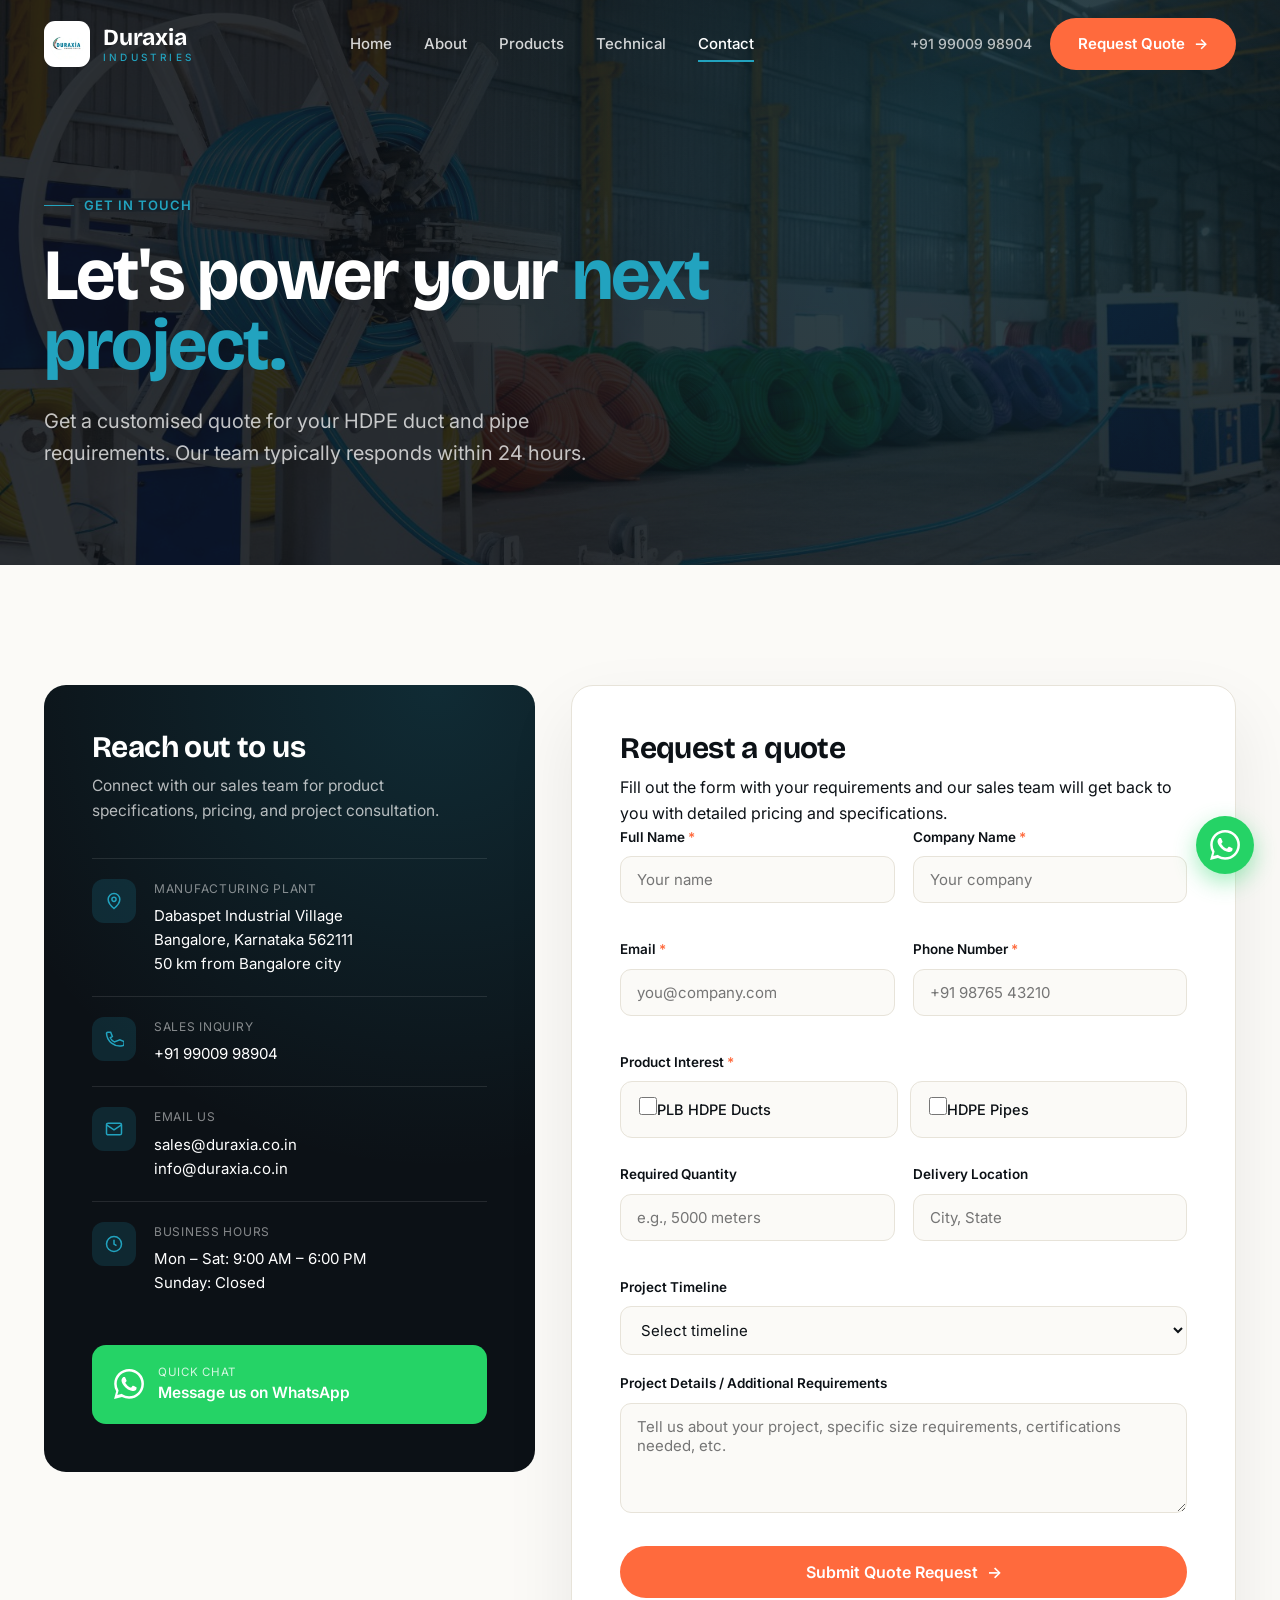
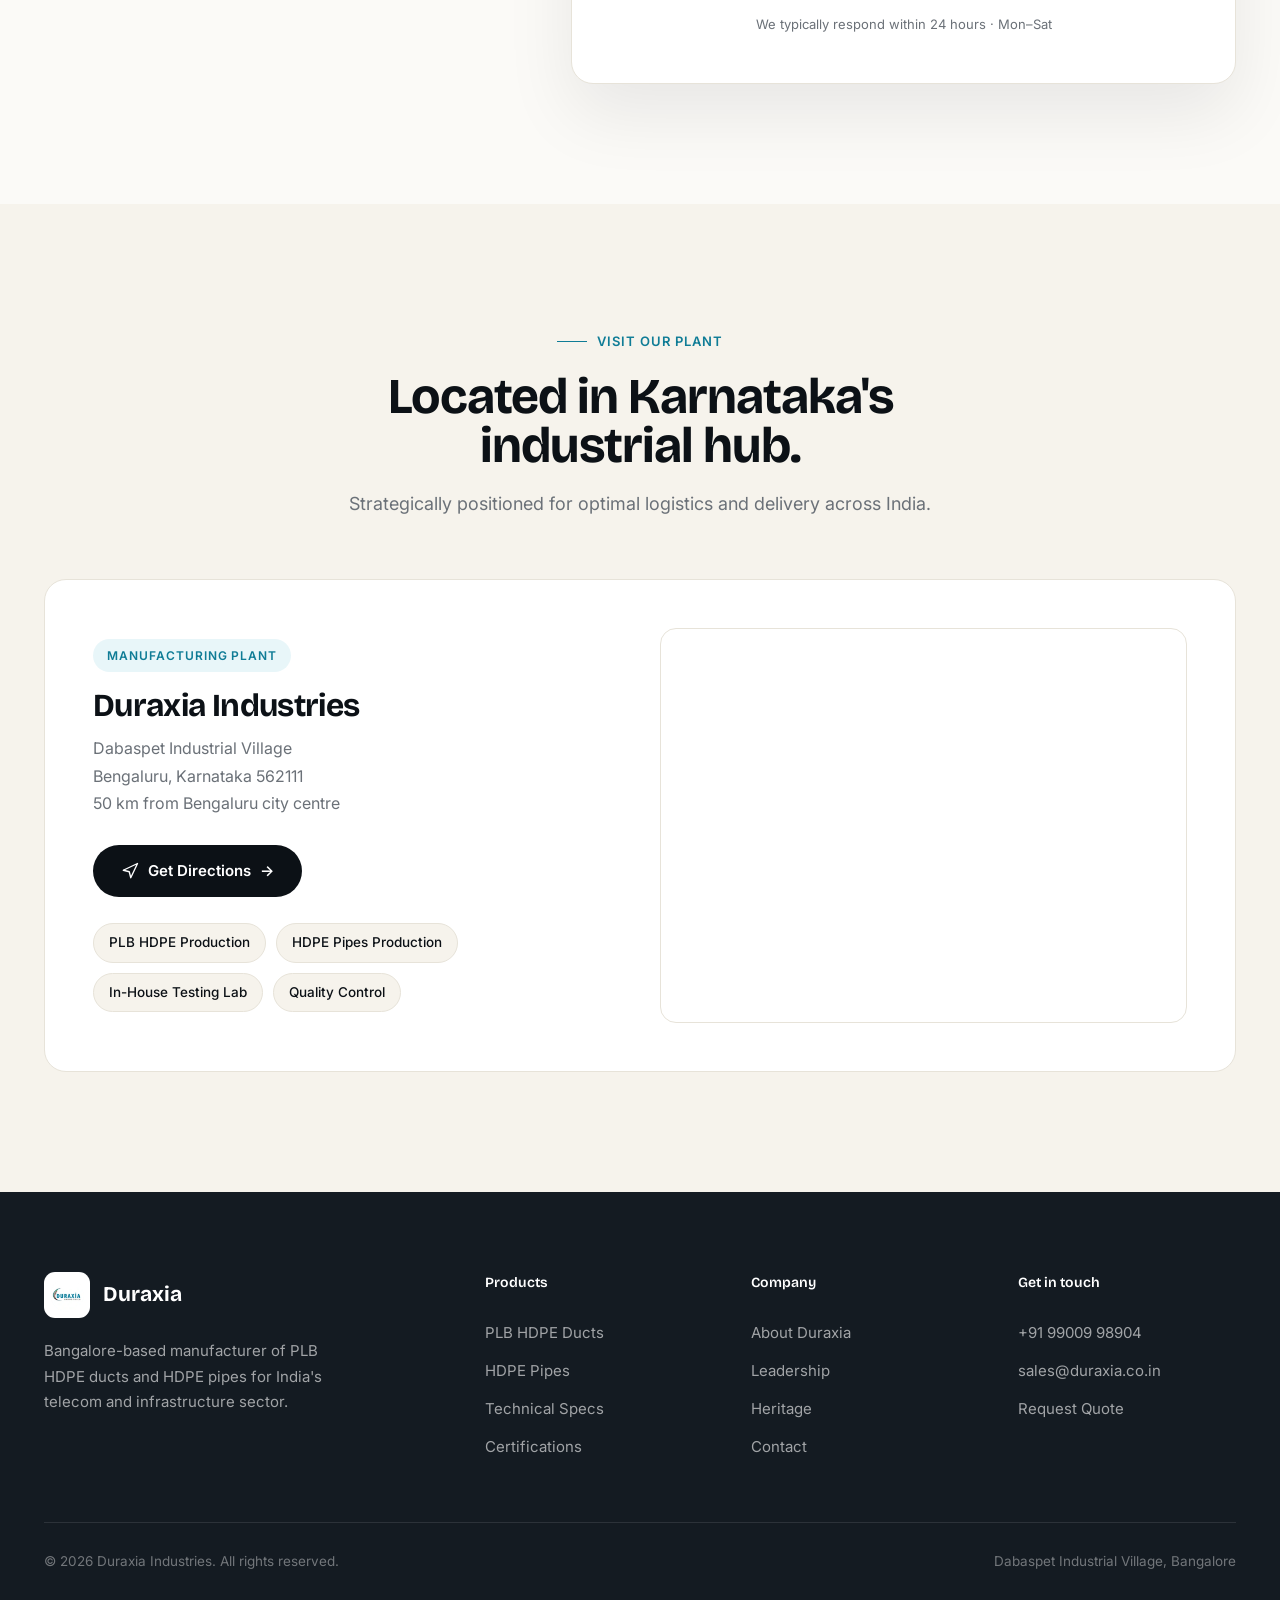
<file: contact.html>
<!DOCTYPE html>
<html lang="en">
<head>
<meta charset="UTF-8">
<meta name="viewport" content="width=device-width,initial-scale=1.0">
<title>Contact — Request a Quote | Duraxia Industries</title>
<meta name="description" content="Get a customised quote for your HDPE duct and pipe requirements. Duraxia Industries, Dabaspet, Bangalore. We respond within 24 hours.">
<link rel="canonical" href="https://www.duraxia.co.in/contact.html">
<meta name="robots" content="index, follow, max-image-preview:large, max-snippet:-1">
<meta name="theme-color" content="#0c1116">
<meta name="author" content="Duraxia Industries">
<meta property="og:type" content="website">
<meta property="og:site_name" content="Duraxia Industries">
<meta property="og:locale" content="en_IN">
<meta property="og:title" content="Contact — Request a Quote | Duraxia Industries">
<meta property="og:description" content="Get a customised quote for your HDPE duct and pipe requirements. Duraxia Industries, Dabaspet, Bangalore. We respond within 24 hours.">
<meta property="og:url" content="https://www.duraxia.co.in/contact.html">
<meta property="og:image" content="https://www.duraxia.co.in/img/about-facility.jpg">
<meta name="twitter:card" content="summary_large_image">
<meta name="twitter:title" content="Contact — Request a Quote | Duraxia Industries">
<meta name="twitter:description" content="Get a customised quote for your HDPE duct and pipe requirements. Duraxia Industries, Dabaspet, Bangalore. We respond within 24 hours.">
<meta name="twitter:image" content="https://www.duraxia.co.in/img/about-facility.jpg">
<link rel="icon" type="image/png" href="img/logo-tight.png">
<link rel="apple-touch-icon" href="img/logo-tight.png">
<link rel="preconnect" href="https://fonts.googleapis.com">
<link rel="preconnect" href="https://fonts.gstatic.com" crossorigin>
<link href="https://fonts.googleapis.com/css2?family=Bricolage+Grotesque:opsz,wght@12..96,500;12..96,600;12..96,700;12..96,800&family=Inter:wght@400;500;600&display=swap" rel="stylesheet">
<link rel="stylesheet" href="css/site.css">
<style>
.contact .grid{display:grid;grid-template-columns:.85fr 1.15fr;gap:36px;align-items:start}

/* info card */
.cinfo{background:var(--ink);color:#fff;border-radius:22px;padding:48px;position:relative;overflow:hidden}
.cinfo::before{content:'';position:absolute;inset:0;background:radial-gradient(circle at 80% 0%,rgba(34,163,191,.18),transparent 55%)}
.cinfo>*{position:relative;z-index:1}
.cinfo h2{font-size:30px;font-weight:700;color:#fff;margin-bottom:12px}
.cinfo>p{font-size:15.5px;color:rgba(255,255,255,.7);line-height:1.6;margin-bottom:34px}
.cdetail{display:flex;gap:18px;padding:20px 0;border-top:1px solid rgba(255,255,255,.1)}
.cdetail .ic{width:44px;height:44px;border-radius:12px;background:rgba(34,163,191,.16);display:flex;align-items:center;justify-content:center;flex-shrink:0}
.cdetail .ic svg{width:20px;height:20px;stroke:var(--teal);fill:none;stroke-width:1.8}
.cdetail .k{font-size:12px;letter-spacing:.06em;text-transform:uppercase;color:rgba(255,255,255,.5);margin-bottom:6px}
.cdetail .v{font-size:15px;color:#fff;line-height:1.6}
.cdetail .v a{color:#fff;transition:color .2s}.cdetail .v a:hover{color:var(--teal)}
.wabtn{display:flex;align-items:center;gap:14px;margin-top:30px;padding:18px 22px;background:#25D366;border-radius:14px;transition:transform .25s var(--ease)}
.wabtn:hover{transform:translateY(-2px)}
.wabtn svg{width:30px;height:30px;fill:#fff;flex-shrink:0}
.wabtn .k{font-size:11.5px;letter-spacing:.06em;text-transform:uppercase;color:rgba(255,255,255,.8)}
.wabtn .v{font-size:15.5px;font-weight:600;color:#fff}

/* form card */
.cform{background:#fff;border:1px solid var(--line);border-radius:22px;padding:48px;box-shadow:0 30px 70px rgba(12,17,22,.08)}
.cform h2{font-size:30px;font-weight:700;margin-bottom:12px;color:var(--ink)}
.cform>p{font-size:15.5px;color:var(--muted);line-height:1.6;margin-bottom:32px}
.frow{display:grid;grid-template-columns:1fr 1fr;gap:18px;margin-bottom:18px}
.fg{margin-bottom:18px}
.fg label{display:block;font-size:13.5px;font-weight:600;color:var(--ink);margin-bottom:8px}
.fg label .req{color:var(--orange)}
.fg input,.fg select,.fg textarea{width:100%;font-family:inherit;font-size:15px;color:var(--ink);padding:13px 16px;border:1.5px solid var(--line);border-radius:11px;background:var(--paper);transition:border-color .2s,box-shadow .2s}
.fg input:focus,.fg select:focus,.fg textarea:focus{outline:none;border-color:var(--teal);box-shadow:0 0 0 3px rgba(34,163,191,.13)}
.fg textarea{min-height:110px;resize:vertical}
.checks{display:flex;gap:12px;flex-wrap:wrap}
.chk{flex:1;min-width:140px;display:flex;align-items:center;gap:12px;padding:15px 18px;border:1.5px solid var(--line);border-radius:12px;cursor:pointer;transition:all .2s;background:var(--paper)}
.chk:hover{border-color:var(--teal)}
.chk input{flex:0 0 auto;width:18px;height:18px;margin:0;accent-color:var(--teal);cursor:pointer}
.chk span{font-size:14.5px;font-weight:500;color:var(--ink);line-height:1.3}
.chk.on{border-color:var(--teal);background:rgba(34,163,191,.06)}
.cform .btn{width:100%;justify-content:center;margin-top:8px;font-size:16px;padding:16px}
.formnote{font-size:13px;color:var(--muted);text-align:center;margin-top:16px}
.success{display:none;text-align:center;padding:30px 20px}
.success.show{display:block}
.success .tick{width:68px;height:68px;border-radius:50%;background:rgba(34,163,191,.14);display:flex;align-items:center;justify-content:center;margin:0 auto 22px}
.success .tick svg{width:32px;height:32px;stroke:var(--teal-deep);fill:none;stroke-width:2.4}
.success h3{font-size:26px;font-weight:700;margin-bottom:12px;color:var(--ink)}
.success p{font-size:16px;color:var(--muted);line-height:1.6;max-width:380px;margin:0 auto}

/* location */
.loc{background:var(--cream)}
.loccard{background:#fff;border:1px solid var(--line);border-radius:22px;padding:48px;display:grid;grid-template-columns:1fr 1fr;gap:40px;align-items:center}
.loccard .tag{font-size:12px;font-weight:600;letter-spacing:.08em;text-transform:uppercase;color:var(--teal-deep);background:rgba(34,163,191,.1);padding:7px 14px;border-radius:100px;display:inline-block;margin-bottom:18px}
.loccard h3{font-size:32px;font-weight:700;color:var(--ink);margin-bottom:14px}
.loccard .addr{font-size:16px;color:var(--muted);line-height:1.7;margin-bottom:24px}
.locfeat{display:flex;flex-wrap:wrap;gap:10px}
.locfeat span{font-size:13.5px;font-weight:500;color:var(--ink);background:var(--cream);border:1px solid var(--line);padding:8px 15px;border-radius:100px}
.mapbox{aspect-ratio:4/3;border-radius:16px;overflow:hidden;border:1px solid var(--line)}
.mapbox iframe{width:100%;height:100%;border:0}
.loc-dir{display:inline-flex;margin:4px 0 26px}

@media(max-width:980px){
  .contact .grid{grid-template-columns:1fr;gap:24px}
  .cinfo,.cform,.loccard{padding:32px}
  .frow{grid-template-columns:1fr}
  .loccard{grid-template-columns:1fr;gap:28px}
  .mapbox{order:-1}
  .loccard h3{font-size:26px}
}
</style>
<script type="application/ld+json">
{"@context":"https://schema.org","@graph":[{"@type":"Organization","@id":"https://www.duraxia.co.in/#organization","name":"Duraxia Industries","url":"https://www.duraxia.co.in/","logo":"https://www.duraxia.co.in/img/logo-tight.png","image":"https://www.duraxia.co.in/img/about-facility.jpg","description":"Bangalore-based manufacturer of PLB HDPE ducts and HDPE pipes for India's telecom and infrastructure sector.","telephone":"+91-99009-98904","email":"sales@duraxia.co.in","address":{"@type":"PostalAddress","streetAddress":"Dabaspet Industrial Village","addressLocality":"Bengaluru","addressRegion":"Karnataka","postalCode":"562111","addressCountry":"IN"},"areaServed":{"@type":"Country","name":"India"},"knowsAbout":["PLB HDPE Ducts","HDPE Pipes","Fiber optic duct","Telecom infrastructure","Water supply pipes"],"founder":[{"@type":"Person","name":"Ashish Sharma","jobTitle":"Co-Founder"},{"@type":"Person","name":"Dinaker Reddy","jobTitle":"Co-Founder"},{"@type":"Person","name":"Ankit Sharma","jobTitle":"Co-Founder"}],"contactPoint":{"@type":"ContactPoint","telephone":"+91-99009-98904","email":"sales@duraxia.co.in","contactType":"sales","areaServed":"IN","availableLanguage":["en","hi"]}},{"@type":"LocalBusiness","@id":"https://www.duraxia.co.in/#plant","name":"Duraxia Industries","image":"https://www.duraxia.co.in/img/about-facility.jpg","url":"https://www.duraxia.co.in/contact.html","telephone":"+91-99009-98904","email":"sales@duraxia.co.in","parentOrganization":{"@id":"https://www.duraxia.co.in/#organization"},"address":{"@type":"PostalAddress","streetAddress":"Dabaspet Industrial Village","addressLocality":"Bengaluru","addressRegion":"Karnataka","postalCode":"562111","addressCountry":"IN"},"hasMap":"https://maps.app.goo.gl/hAAhvLXyYhKBLARr7","geo":{"@type":"GeoCoordinates","latitude":13.229296,"longitude":77.2700109},"openingHoursSpecification":[{"@type":"OpeningHoursSpecification","dayOfWeek":["Monday","Tuesday","Wednesday","Thursday","Friday","Saturday"],"opens":"09:00","closes":"18:00"}]},{"@type":"BreadcrumbList","itemListElement":[{"@type":"ListItem","position":1,"name":"Home","item":"https://www.duraxia.co.in/"},{"@type":"ListItem","position":2,"name":"Contact","item":"https://www.duraxia.co.in/contact.html"}]}]}
</script>
</head>
<body>

<header>
  <nav class="wrap">
    <a href="index.html" class="brand">
      <span class="mk"><img src="img/logo-tight.png" alt="Duraxia Industries" width="256" height="254" loading="eager" decoding="async" fetchpriority="high"></span>
      <span class="bx"><b>Duraxia</b><s>Industries</s></span>
    </a>
    <div class="nav-links">
      <a href="index.html">Home</a><a href="about.html">About</a><a href="products.html">Products</a><a href="technical.html">Technical</a><a href="contact.html" class="active" aria-current="page">Contact</a>
    </div>
    <div class="nav-right">
      <a href="tel:+919900998904" class="nav-tel">+91 99009 98904</a>
      <a href="contact.html" class="btn btn-pri">Request Quote <span class="arr">→</span></a>
      <button class="hamb" aria-label="Menu"><span></span><span></span><span></span></button>
    </div>
  </nav>
</header>
<div class="mnav">
  <a href="index.html">Home</a><a href="about.html">About</a><a href="products.html">Products</a><a href="technical.html">Technical</a><a href="contact.html">Contact</a>
  <a href="contact.html" class="btn btn-pri">Request Quote →</a>
</div>

<main>
<section class="phero">
  <div class="wrap">
    <div class="eyebrow">Get in touch</div>
    <h1>Let's power your <em>next project.</em></h1>
    <p>Get a customised quote for your HDPE duct and pipe requirements. Our team typically responds within 24 hours.</p>
  </div>
</section>

<section class="sec contact">
  <div class="wrap grid">
    <!-- INFO -->
    <div class="cinfo reveal">
      <h2>Reach out to us</h2>
      <p>Connect with our sales team for product specifications, pricing, and project consultation.</p>

      <div class="cdetail">
        <div class="ic"><svg viewBox="0 0 24 24"><path d="M12 21s-7-5.5-7-11a7 7 0 0114 0c0 5.5-7 11-7 11z"/><circle cx="12" cy="10" r="2.5"/></svg></div>
        <div><div class="k">Manufacturing Plant</div><div class="v">Dabaspet Industrial Village<br>Bangalore, Karnataka 562111<br>50 km from Bangalore city</div></div>
      </div>
      <div class="cdetail">
        <div class="ic"><svg viewBox="0 0 24 24"><path d="M5 4h3l2 5-2.5 1.5a11 11 0 005 5L19 13l5 2v3a2 2 0 01-2 2A16 16 0 013 5a2 2 0 012-1z"/></svg></div>
        <div><div class="k">Sales Inquiry</div><div class="v"><a href="tel:+919900998904">+91 99009 98904</a></div></div>
      </div>
      <div class="cdetail">
        <div class="ic"><svg viewBox="0 0 24 24"><rect x="3" y="5" width="18" height="14" rx="2"/><path d="M3 7l9 6 9-6"/></svg></div>
        <div><div class="k">Email Us</div><div class="v"><a href="mailto:sales@duraxia.co.in">sales@duraxia.co.in</a><br><a href="mailto:info@duraxia.co.in">info@duraxia.co.in</a></div></div>
      </div>
      <div class="cdetail">
        <div class="ic"><svg viewBox="0 0 24 24"><circle cx="12" cy="12" r="9"/><path d="M12 7v5l3 2"/></svg></div>
        <div><div class="k">Business Hours</div><div class="v">Mon – Sat: 9:00 AM – 6:00 PM<br>Sunday: Closed</div></div>
      </div>

      <a class="wabtn" href="https://wa.me/919900998904?text=Hi%20Duraxia,%20I'm%20interested%20in%20your%20HDPE%20products" target="_blank" rel="noopener">
        <svg viewBox="0 0 24 24"><path d="M.057 24l1.687-6.163a11.867 11.867 0 01-1.587-5.946C.157 5.335 5.494 0 12.05 0a11.817 11.817 0 018.413 3.488 11.824 11.824 0 013.48 8.414c-.003 6.557-5.338 11.892-11.893 11.892a11.9 11.9 0 01-5.688-1.448L.057 24zm6.597-3.807c1.676.995 3.276 1.591 5.392 1.592 5.448 0 9.886-4.434 9.889-9.885.002-5.462-4.415-9.89-9.881-9.892-5.452 0-9.887 4.434-9.889 9.884a9.86 9.86 0 001.51 5.26l-.999 3.648 3.738-.981zm11.387-5.464c-.074-.124-.272-.198-.57-.347-.297-.149-1.758-.868-2.031-.967-.272-.099-.47-.149-.669.149-.198.297-.768.967-.941 1.165-.173.198-.347.223-.644.074-.297-.149-1.255-.462-2.39-1.475-.883-.788-1.48-1.761-1.653-2.059-.173-.297-.018-.458.13-.606.134-.133.297-.347.446-.521.151-.172.2-.296.3-.495.099-.198.05-.372-.025-.521-.075-.148-.669-1.611-.916-2.206-.242-.579-.487-.501-.669-.51l-.57-.01c-.198 0-.52.074-.792.372s-1.04 1.016-1.04 2.479 1.065 2.876 1.213 3.074c.149.198 2.096 3.2 5.077 4.487.709.306 1.262.489 1.694.626.712.226 1.36.194 1.872.118.571-.085 1.758-.719 2.006-1.413.248-.695.248-1.29.173-1.414z"/></svg>
        <div><div class="k">Quick chat</div><div class="v">Message us on WhatsApp</div></div>
      </a>
    </div>

    <!-- FORM -->
    <div class="cform reveal d1">
      <form id="quoteForm" novalidate>
        <h2>Request a quote</h2>
        <p>Fill out the form with your requirements and our sales team will get back to you with detailed pricing and specifications.</p>

        <div class="frow">
          <div class="fg"><label>Full Name <span class="req">*</span></label><input type="text" name="name" placeholder="Your name" required></div>
          <div class="fg"><label>Company Name <span class="req">*</span></label><input type="text" name="company" placeholder="Your company" required></div>
        </div>
        <div class="frow">
          <div class="fg"><label>Email <span class="req">*</span></label><input type="email" name="email" placeholder="you@company.com" required></div>
          <div class="fg"><label>Phone Number <span class="req">*</span></label><input type="tel" name="phone" placeholder="+91 98765 43210" required></div>
        </div>

        <div class="fg">
          <label>Product Interest <span class="req">*</span></label>
          <div class="checks">
            <label class="chk"><input type="checkbox" name="product" value="PLB HDPE Ducts"><span>PLB HDPE Ducts</span></label>
            <label class="chk"><input type="checkbox" name="product" value="HDPE Pipes"><span>HDPE Pipes</span></label>
          </div>
        </div>

        <div class="frow">
          <div class="fg"><label>Required Quantity</label><input type="text" name="qty" placeholder="e.g., 5000 meters"></div>
          <div class="fg"><label>Delivery Location</label><input type="text" name="location" placeholder="City, State"></div>
        </div>

        <div class="fg">
          <label>Project Timeline</label>
          <select name="timeline">
            <option value="">Select timeline</option>
            <option>Immediate (within 2 weeks)</option>
            <option>Short-term (1–3 months)</option>
            <option>Medium-term (3–6 months)</option>
            <option>Long-term (6+ months)</option>
          </select>
        </div>

        <div class="fg">
          <label>Project Details / Additional Requirements</label>
          <textarea name="details" placeholder="Tell us about your project, specific size requirements, certifications needed, etc."></textarea>
        </div>

        <button type="submit" class="btn btn-pri">Submit Quote Request <span class="arr">→</span></button>
        <div class="formnote">We typically respond within 24 hours · Mon–Sat</div>
      </form>

      <div class="success" id="formSuccess">
        <div class="tick"><svg viewBox="0 0 24 24"><path d="M5 13l4 4L19 7"/></svg></div>
        <h3>Request received</h3>
        <p>Thank you — our sales team will get back to you within 24 hours with detailed pricing and specifications.</p>
      </div>
    </div>
  </div>
</section>

<section class="sec loc">
  <div class="wrap">
    <div class="shead center reveal">
      <div class="eyebrow">Visit our plant</div>
      <h2>Located in Karnataka's industrial hub.</h2>
      <p>Strategically positioned for optimal logistics and delivery across India.</p>
    </div>
    <div class="loccard reveal">
      <div>
        <span class="tag">Manufacturing Plant</span>
        <h3>Duraxia Industries</h3>
        <p class="addr">Dabaspet Industrial Village<br>Bengaluru, Karnataka 562111<br>50 km from Bengaluru city centre</p>
        <a class="btn btn-ink loc-dir" href="https://www.google.com/maps/dir/?api=1&destination=13.229296,77.2700109" target="_blank" rel="noopener">
          <svg viewBox="0 0 24 24" width="18" height="18" fill="none" stroke="currentColor" stroke-width="1.8" stroke-linecap="round" stroke-linejoin="round" style="flex-shrink:0"><polygon points="3 11 22 2 13 21 11 13 3 11"/></svg>
          Get Directions <span class="arr">→</span>
        </a>
        <div class="locfeat">
          <span>PLB HDPE Production</span><span>HDPE Pipes Production</span><span>In-House Testing Lab</span><span>Quality Control</span>
        </div>
      </div>
      <div class="mapbox">
        <iframe src="https://www.google.com/maps?q=Duraxia+Industries+-+HDPE+pipes+%26+PLB+Telecom+Duct&z=15&output=embed" loading="lazy" referrerpolicy="no-referrer-when-downgrade" title="Duraxia Industries — manufacturing plant location"></iframe>
      </div>
    </div>
  </div>
</section>

</main>

<footer>
  <div class="wrap">
    <div class="foot-grid">
      <div class="foot-brand">
        <div class="l"><span class="mk"><img src="img/logo-tight.png" alt="Duraxia Industries" width="256" height="254" loading="eager" decoding="async" fetchpriority="high"></span><b>Duraxia</b></div>
        <p>Bangalore-based manufacturer of PLB HDPE ducts and HDPE pipes for India's telecom and infrastructure sector.</p>
      </div>
      <div class="foot-col"><h4>Products</h4><a href="products.html">PLB HDPE Ducts</a><a href="products.html">HDPE Pipes</a><a href="technical.html">Technical Specs</a><a href="technical.html">Certifications</a></div>
      <div class="foot-col"><h4>Company</h4><a href="about.html">About Duraxia</a><a href="about.html">Leadership</a><a href="about.html">Heritage</a><a href="contact.html">Contact</a></div>
      <div class="foot-col"><h4>Get in touch</h4><a href="tel:+919900998904">+91 99009 98904</a><a href="mailto:sales@duraxia.co.in">sales@duraxia.co.in</a><a href="contact.html">Request Quote</a></div>
    </div>
    <div class="foot-bot"><span>© 2026 Duraxia Industries. All rights reserved.</span><span>Dabaspet Industrial Village, Bangalore</span></div>
  </div>
</footer>

<a class="wa" href="https://wa.me/919900998904?text=Hi%20Duraxia,%20I'm%20interested%20in%20your%20HDPE%20products" target="_blank" rel="noopener" aria-label="Chat on WhatsApp">
  <span class="tip">Chat with us</span>
  <span class="bub"><svg viewBox="0 0 24 24"><path d="M.057 24l1.687-6.163a11.867 11.867 0 01-1.587-5.946C.157 5.335 5.494 0 12.05 0a11.817 11.817 0 018.413 3.488 11.824 11.824 0 013.48 8.414c-.003 6.557-5.338 11.892-11.893 11.892a11.9 11.9 0 01-5.688-1.448L.057 24zm6.597-3.807c1.676.995 3.276 1.591 5.392 1.592 5.448 0 9.886-4.434 9.889-9.885.002-5.462-4.415-9.89-9.881-9.892-5.452 0-9.887 4.434-9.889 9.884a9.86 9.86 0 001.51 5.26l-.999 3.648 3.738-.981zm11.387-5.464c-.074-.124-.272-.198-.57-.347-.297-.149-1.758-.868-2.031-.967-.272-.099-.47-.149-.669.149-.198.297-.768.967-.941 1.165-.173.198-.347.223-.644.074-.297-.149-1.255-.462-2.39-1.475-.883-.788-1.48-1.761-1.653-2.059-.173-.297-.018-.458.13-.606.134-.133.297-.347.446-.521.151-.172.2-.296.3-.495.099-.198.05-.372-.025-.521-.075-.148-.669-1.611-.916-2.206-.242-.579-.487-.501-.669-.51l-.57-.01c-.198 0-.52.074-.792.372s-1.04 1.016-1.04 2.479 1.065 2.876 1.213 3.074c.149.198 2.096 3.2 5.077 4.487.709.306 1.262.489 1.694.626.712.226 1.36.194 1.872.118.571-.085 1.758-.719 2.006-1.413.248-.695.248-1.29.173-1.414z"/></svg></span>
</a>

<script src="js/site.js"></script>
<script>
(function(){
  var form = document.getElementById('quoteForm');
  if(!form) return;
  // checkbox card active state
  form.querySelectorAll('.chk input').forEach(function(cb){
    cb.addEventListener('change', function(){ cb.closest('.chk').classList.toggle('on', cb.checked); });
  });
  form.addEventListener('submit', function(e){
    e.preventDefault();
    var ok = true;
    form.querySelectorAll('[required]').forEach(function(f){
      if(!f.value.trim()){ f.style.borderColor = 'var(--orange)'; ok = false; }
      else { f.style.borderColor = ''; }
    });
    var prodChecked = [].some.call(form.querySelectorAll('[name=product]'), function(c){return c.checked;});
    if(!ok || !prodChecked){
      if(!prodChecked){ form.querySelectorAll('.chk').forEach(function(c){c.style.borderColor='var(--orange)';}); }
      return;
    }
    form.style.display = 'none';
    var s = document.getElementById('formSuccess');
    s.classList.add('show');
    s.scrollIntoView({block:'nearest'});
  });
})();
</script>
</body>
</html>
</file>
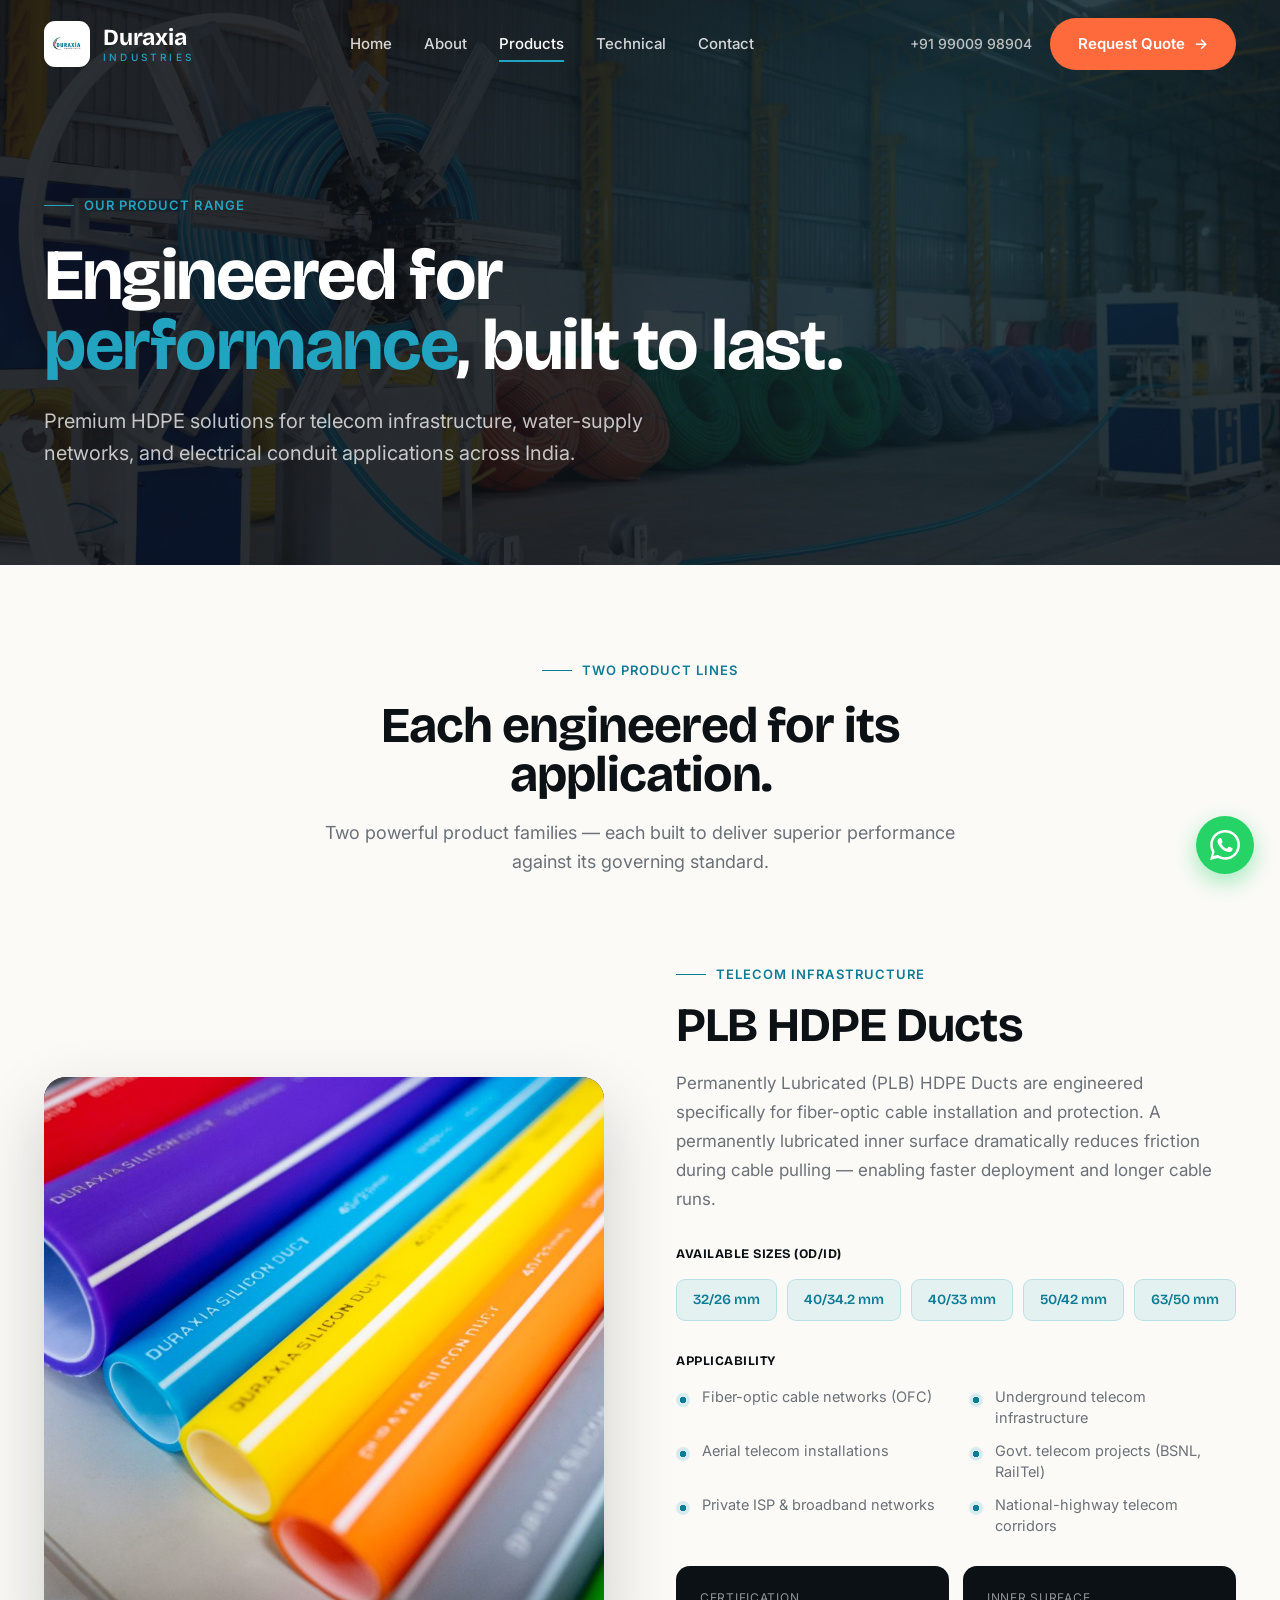
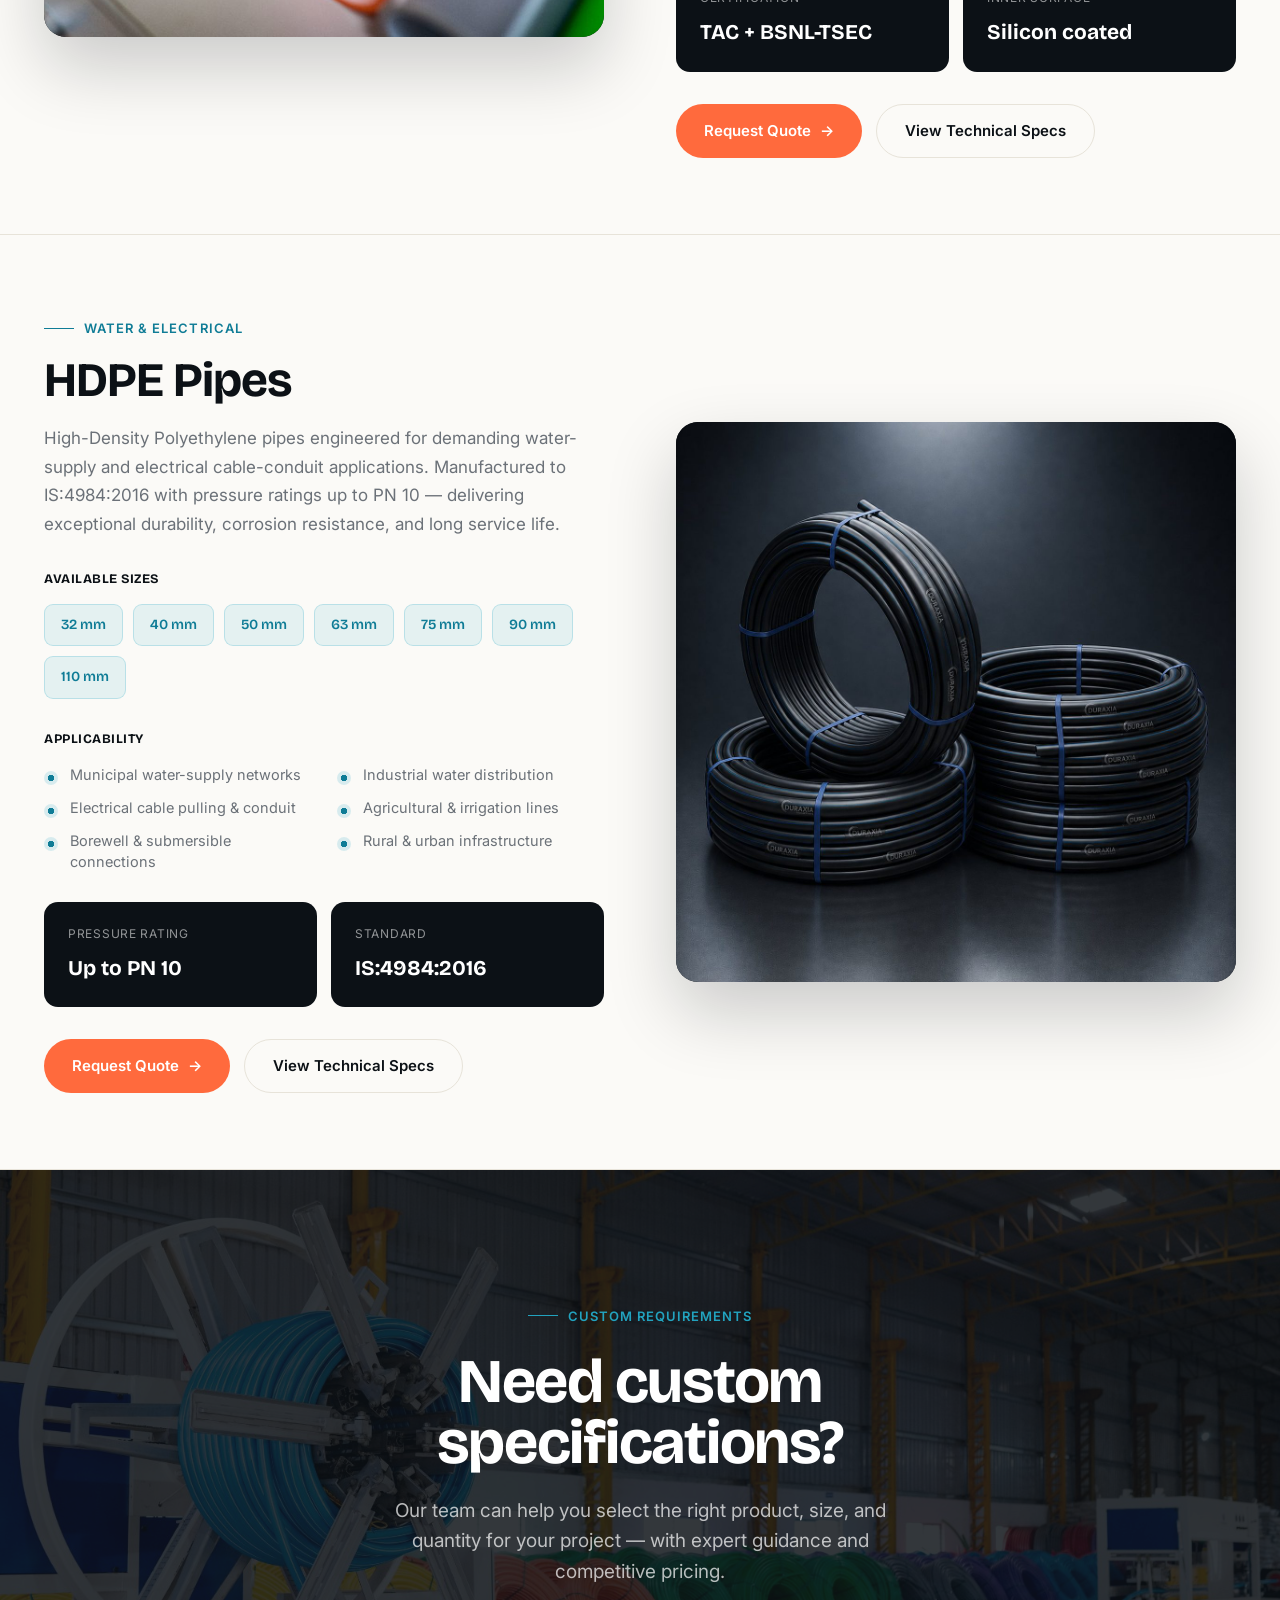
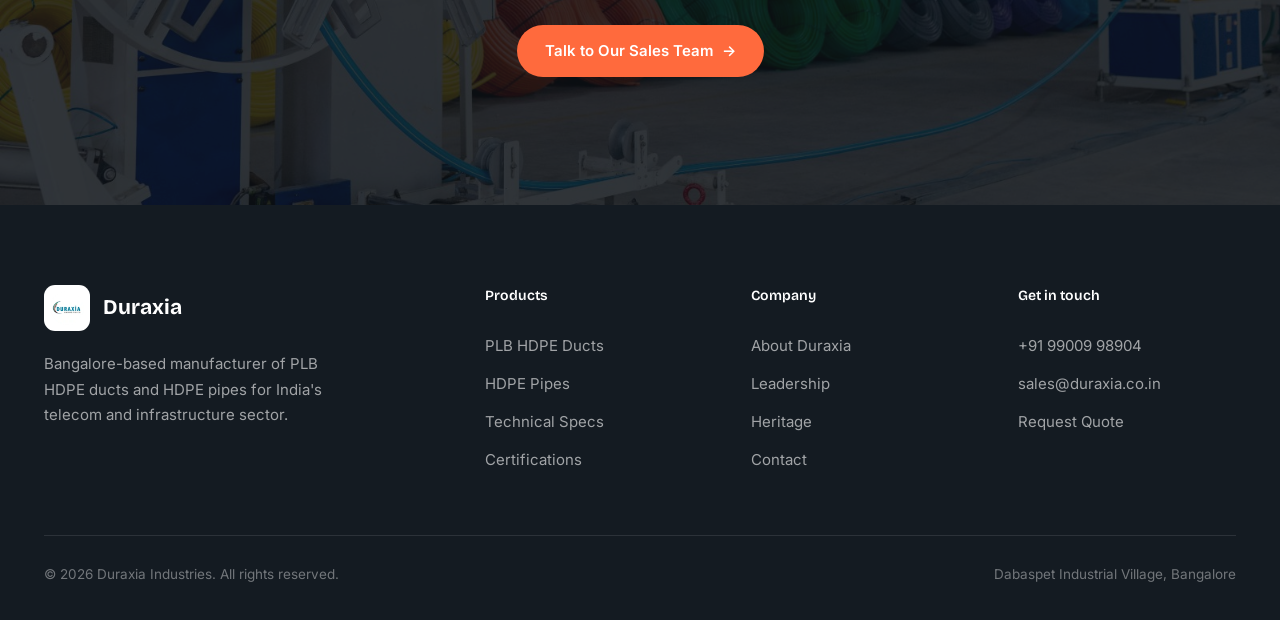
<file: products.html>
<!DOCTYPE html>
<html lang="en">
<head>
<meta charset="UTF-8">
<meta name="viewport" content="width=device-width,initial-scale=1.0">
<title>Products — PLB HDPE Ducts &amp; HDPE Pipes | Duraxia Industries</title>
<meta name="description" content="Duraxia's full range of PLB HDPE Ducts (32/26mm–63/50mm) and HDPE Pipes (32mm–110mm) for telecom, water, and electrical applications.">
<link rel="canonical" href="https://www.duraxia.co.in/products.html">
<meta name="robots" content="index, follow, max-image-preview:large, max-snippet:-1">
<meta name="theme-color" content="#0c1116">
<meta name="author" content="Duraxia Industries">
<meta property="og:type" content="website">
<meta property="og:site_name" content="Duraxia Industries">
<meta property="og:locale" content="en_IN">
<meta property="og:title" content="Products — PLB HDPE Ducts & HDPE Pipes | Duraxia Industries">
<meta property="og:description" content="Duraxia's full range of PLB HDPE Ducts (32/26mm–63/50mm) and HDPE Pipes (32mm–110mm) for telecom, water, and electrical applications.">
<meta property="og:url" content="https://www.duraxia.co.in/products.html">
<meta property="og:image" content="https://www.duraxia.co.in/img/product-ducts-detail.jpg">
<meta name="twitter:card" content="summary_large_image">
<meta name="twitter:title" content="Products — PLB HDPE Ducts & HDPE Pipes | Duraxia Industries">
<meta name="twitter:description" content="Duraxia's full range of PLB HDPE Ducts (32/26mm–63/50mm) and HDPE Pipes (32mm–110mm) for telecom, water, and electrical applications.">
<meta name="twitter:image" content="https://www.duraxia.co.in/img/product-ducts-detail.jpg">
<link rel="icon" type="image/png" href="img/logo-tight.png">
<link rel="apple-touch-icon" href="img/logo-tight.png">
<link rel="preconnect" href="https://fonts.googleapis.com">
<link rel="preconnect" href="https://fonts.gstatic.com" crossorigin>
<link href="https://fonts.googleapis.com/css2?family=Bricolage+Grotesque:opsz,wght@12..96,500;12..96,600;12..96,700;12..96,800&family=Inter:wght@400;500;600&display=swap" rel="stylesheet">
<link rel="stylesheet" href="css/site.css">
<style>
.pdetail{padding:76px 0;border-bottom:1px solid var(--line)}
.pdetail .grid{display:grid;grid-template-columns:1fr 1fr;gap:72px;align-items:center}
.pdetail.rev .pic{order:2}
.pdetail .pic{border-radius:22px;overflow:hidden;box-shadow:0 30px 70px rgba(12,17,22,.2);aspect-ratio:1/1;background:var(--ink)}
.pdetail .pic img{width:100%;height:100%;object-fit:cover}
.pdetail .eyebrow{margin-bottom:18px}
.pdetail h2{font-size:48px;font-weight:700;margin-bottom:20px;color:var(--ink)}
.pdetail .lead{font-size:17px;color:var(--muted);line-height:1.7;margin-bottom:30px}
.block-label{font-family:'Bricolage Grotesque';font-size:13px;font-weight:700;letter-spacing:.04em;text-transform:uppercase;color:var(--ink);margin-bottom:14px}
.pills{display:flex;flex-wrap:wrap;gap:10px;margin-bottom:30px}
.pills span{font-size:14px;font-weight:600;color:var(--teal-deep);background:rgba(34,163,191,.1);border:1px solid rgba(34,163,191,.22);padding:9px 16px;border-radius:9px;font-family:'Bricolage Grotesque'}
.applic{margin-bottom:30px}
.applic ul{list-style:none;display:grid;grid-template-columns:1fr 1fr;gap:12px 26px}
.applic li{font-size:14.5px;color:var(--muted);padding-left:26px;position:relative;line-height:1.45}
.applic li::before{content:'';position:absolute;left:0;top:7px;width:14px;height:14px;border-radius:50%;background:rgba(34,163,191,.16);background-image:radial-gradient(circle,var(--teal-deep) 0,var(--teal-deep) 3px,transparent 3.5px);background-position:center;background-repeat:no-repeat}
.scards{display:grid;grid-template-columns:1fr 1fr;gap:14px;margin-bottom:32px}
.scard{background:var(--ink);border-radius:14px;padding:22px 24px}
.scard .k{font-size:12px;letter-spacing:.06em;text-transform:uppercase;color:rgba(255,255,255,.55);margin-bottom:9px}
.scard .v{font-family:'Bricolage Grotesque';font-size:21px;font-weight:700;color:#fff}
.pactions{display:flex;gap:14px;flex-wrap:wrap}
.overview{text-align:center}
.sec.tight.overview{padding:88px 0 4px}
.overview .shead{margin-bottom:0}
@media(max-width:980px){
  .pdetail{padding:56px 0}
  .pdetail .grid{grid-template-columns:1fr;gap:42px}
  .pdetail.rev .pic{order:-1}
  .pdetail .pic{order:-1}
  .pdetail h2{font-size:34px}
  .applic ul,.scards{grid-template-columns:1fr}
}
</style>
<script type="application/ld+json">
{"@context":"https://schema.org","@graph":[{"@type":"Organization","@id":"https://www.duraxia.co.in/#organization","name":"Duraxia Industries","url":"https://www.duraxia.co.in/","logo":"https://www.duraxia.co.in/img/logo-tight.png","image":"https://www.duraxia.co.in/img/about-facility.jpg","description":"Bangalore-based manufacturer of PLB HDPE ducts and HDPE pipes for India's telecom and infrastructure sector.","telephone":"+91-99009-98904","email":"sales@duraxia.co.in","address":{"@type":"PostalAddress","streetAddress":"Dabaspet Industrial Village","addressLocality":"Bengaluru","addressRegion":"Karnataka","postalCode":"562111","addressCountry":"IN"},"areaServed":{"@type":"Country","name":"India"},"knowsAbout":["PLB HDPE Ducts","HDPE Pipes","Fiber optic duct","Telecom infrastructure","Water supply pipes"],"founder":[{"@type":"Person","name":"Ashish Sharma","jobTitle":"Co-Founder"},{"@type":"Person","name":"Dinaker Reddy","jobTitle":"Co-Founder"},{"@type":"Person","name":"Ankit Sharma","jobTitle":"Co-Founder"}],"contactPoint":{"@type":"ContactPoint","telephone":"+91-99009-98904","email":"sales@duraxia.co.in","contactType":"sales","areaServed":"IN","availableLanguage":["en","hi"]}},{"@type":"Product","name":"PLB HDPE Ducts","brand":{"@type":"Brand","name":"Duraxia Industries"},"manufacturer":{"@id":"https://www.duraxia.co.in/#organization"},"category":"Telecom infrastructure duct","material":"HDPE","image":"https://www.duraxia.co.in/img/product-ducts-detail.jpg","description":"Permanently-lubricated (PLB) HDPE ducts for fiber-optic cable protection. TAC and BSNL-TSEC certified, with a silicon-coated inner surface for low-friction cable pulling.","additionalProperty":[{"@type":"PropertyValue","name":"Available sizes (OD/ID)","value":"32/26 mm to 63/50 mm"},{"@type":"PropertyValue","name":"Certification","value":"TAC, BSNL-TSEC"},{"@type":"PropertyValue","name":"Inner surface","value":"Silicon coated"}]},{"@type":"Product","name":"HDPE Pipes","brand":{"@type":"Brand","name":"Duraxia Industries"},"manufacturer":{"@id":"https://www.duraxia.co.in/#organization"},"category":"Water and electrical conduit pipe","material":"HDPE","image":"https://www.duraxia.co.in/img/product-pipes-detail.jpg","description":"High-density polyethylene pipes for water-supply and electrical conduit applications, manufactured to IS:4984:2016 with pressure ratings up to PN 10.","additionalProperty":[{"@type":"PropertyValue","name":"Available sizes","value":"32 mm to 110 mm"},{"@type":"PropertyValue","name":"Pressure rating","value":"Up to PN 10"},{"@type":"PropertyValue","name":"Standard","value":"IS:4984:2016"}]},{"@type":"BreadcrumbList","itemListElement":[{"@type":"ListItem","position":1,"name":"Home","item":"https://www.duraxia.co.in/"},{"@type":"ListItem","position":2,"name":"Products","item":"https://www.duraxia.co.in/products.html"}]}]}
</script>
</head>
<body>

<header>
  <nav class="wrap">
    <a href="index.html" class="brand">
      <span class="mk"><img src="img/logo-tight.png" alt="Duraxia Industries" width="256" height="254" loading="eager" decoding="async" fetchpriority="high"></span>
      <span class="bx"><b>Duraxia</b><s>Industries</s></span>
    </a>
    <div class="nav-links">
      <a href="index.html">Home</a><a href="about.html">About</a><a href="products.html" class="active" aria-current="page">Products</a><a href="technical.html">Technical</a><a href="contact.html">Contact</a>
    </div>
    <div class="nav-right">
      <a href="tel:+919900998904" class="nav-tel">+91 99009 98904</a>
      <a href="contact.html" class="btn btn-pri">Request Quote <span class="arr">→</span></a>
      <button class="hamb" aria-label="Menu"><span></span><span></span><span></span></button>
    </div>
  </nav>
</header>
<div class="mnav">
  <a href="index.html">Home</a><a href="about.html">About</a><a href="products.html">Products</a><a href="technical.html">Technical</a><a href="contact.html">Contact</a>
  <a href="contact.html" class="btn btn-pri">Request Quote →</a>
</div>

<main>
<section class="phero">
  <div class="wrap">
    <div class="eyebrow">Our product range</div>
    <h1>Engineered for <em>performance</em>, built to last.</h1>
    <p>Premium HDPE solutions for telecom infrastructure, water-supply networks, and electrical conduit applications across India.</p>
  </div>
</section>

<section class="sec tight overview">
  <div class="wrap">
    <div class="shead center reveal">
      <div class="eyebrow">Two product lines</div>
      <h2>Each engineered for its application.</h2>
      <p>Two powerful product families — each built to deliver superior performance against its governing standard.</p>
    </div>
  </div>
</section>

<!-- PLB HDPE DUCTS -->
<section class="pdetail" id="plb-ducts">
  <div class="wrap grid">
    <div class="pic reveal"><img src="img/product-ducts-detail.jpg" alt="PLB HDPE Ducts" width="1200" height="798" loading="lazy" decoding="async"></div>
    <div class="copy reveal d1">
      <div class="eyebrow">Telecom Infrastructure</div>
      <h2>PLB HDPE Ducts</h2>
      <p class="lead">Permanently Lubricated (PLB) HDPE Ducts are engineered specifically for fiber-optic cable installation and protection. A permanently lubricated inner surface dramatically reduces friction during cable pulling — enabling faster deployment and longer cable runs.</p>

      <div class="block-label">Available sizes (OD/ID)</div>
      <div class="pills"><span>32/26 mm</span><span>40/34.2 mm</span><span>40/33 mm</span><span>50/42 mm</span><span>63/50 mm</span></div>

      <div class="applic">
        <div class="block-label">Applicability</div>
        <ul>
          <li>Fiber-optic cable networks (OFC)</li>
          <li>Underground telecom infrastructure</li>
          <li>Aerial telecom installations</li>
          <li>Govt. telecom projects (BSNL, RailTel)</li>
          <li>Private ISP &amp; broadband networks</li>
          <li>National-highway telecom corridors</li>
        </ul>
      </div>

      <div class="scards">
        <div class="scard"><div class="k">Certification</div><div class="v">TAC + BSNL-TSEC</div></div>
        <div class="scard"><div class="k">Inner surface</div><div class="v">Silicon coated</div></div>
      </div>

      <div class="pactions">
        <a href="contact.html" class="btn btn-pri">Request Quote <span class="arr">→</span></a>
        <a href="technical.html" class="btn btn-line-ink">View Technical Specs</a>
      </div>
    </div>
  </div>
</section>

<!-- HDPE PIPES -->
<section class="pdetail rev" id="hdpe-pipes">
  <div class="wrap grid">
    <div class="pic reveal"><img src="img/product-pipes-detail.jpg" alt="HDPE Pipes" width="1200" height="1200" loading="lazy" decoding="async"></div>
    <div class="copy reveal d1">
      <div class="eyebrow">Water &amp; Electrical</div>
      <h2>HDPE Pipes</h2>
      <p class="lead">High-Density Polyethylene pipes engineered for demanding water-supply and electrical cable-conduit applications. Manufactured to IS:4984:2016 with pressure ratings up to PN 10 — delivering exceptional durability, corrosion resistance, and long service life.</p>

      <div class="block-label">Available sizes</div>
      <div class="pills"><span>32 mm</span><span>40 mm</span><span>50 mm</span><span>63 mm</span><span>75 mm</span><span>90 mm</span><span>110 mm</span></div>

      <div class="applic">
        <div class="block-label">Applicability</div>
        <ul>
          <li>Municipal water-supply networks</li>
          <li>Industrial water distribution</li>
          <li>Electrical cable pulling &amp; conduit</li>
          <li>Agricultural &amp; irrigation lines</li>
          <li>Borewell &amp; submersible connections</li>
          <li>Rural &amp; urban infrastructure</li>
        </ul>
      </div>

      <div class="scards">
        <div class="scard"><div class="k">Pressure rating</div><div class="v">Up to PN 10</div></div>
        <div class="scard"><div class="k">Standard</div><div class="v">IS:4984:2016</div></div>
      </div>

      <div class="pactions">
        <a href="contact.html" class="btn btn-pri">Request Quote <span class="arr">→</span></a>
        <a href="technical.html" class="btn btn-line-ink">View Technical Specs</a>
      </div>
    </div>
  </div>
</section>

<section class="cta">
  <div class="cta-bg"></div>
  <div class="wrap">
    <div class="eyebrow">Custom requirements</div>
    <h2>Need custom specifications?</h2>
    <p>Our team can help you select the right product, size, and quantity for your project — with expert guidance and competitive pricing.</p>
    <a href="contact.html" class="btn btn-pri">Talk to Our Sales Team <span class="arr">→</span></a>
  </div>
</section>

</main>

<footer>
  <div class="wrap">
    <div class="foot-grid">
      <div class="foot-brand">
        <div class="l"><span class="mk"><img src="img/logo-tight.png" alt="Duraxia Industries" width="256" height="254" loading="eager" decoding="async" fetchpriority="high"></span><b>Duraxia</b></div>
        <p>Bangalore-based manufacturer of PLB HDPE ducts and HDPE pipes for India's telecom and infrastructure sector.</p>
      </div>
      <div class="foot-col"><h4>Products</h4><a href="products.html">PLB HDPE Ducts</a><a href="products.html">HDPE Pipes</a><a href="technical.html">Technical Specs</a><a href="technical.html">Certifications</a></div>
      <div class="foot-col"><h4>Company</h4><a href="about.html">About Duraxia</a><a href="about.html">Leadership</a><a href="about.html">Heritage</a><a href="contact.html">Contact</a></div>
      <div class="foot-col"><h4>Get in touch</h4><a href="tel:+919900998904">+91 99009 98904</a><a href="mailto:sales@duraxia.co.in">sales@duraxia.co.in</a><a href="contact.html">Request Quote</a></div>
    </div>
    <div class="foot-bot"><span>© 2026 Duraxia Industries. All rights reserved.</span><span>Dabaspet Industrial Village, Bangalore</span></div>
  </div>
</footer>

<a class="wa" href="https://wa.me/919900998904?text=Hi%20Duraxia,%20I'm%20interested%20in%20your%20HDPE%20products" target="_blank" rel="noopener" aria-label="Chat on WhatsApp">
  <span class="tip">Chat with us</span>
  <span class="bub"><svg viewBox="0 0 24 24"><path d="M.057 24l1.687-6.163a11.867 11.867 0 01-1.587-5.946C.157 5.335 5.494 0 12.05 0a11.817 11.817 0 018.413 3.488 11.824 11.824 0 013.48 8.414c-.003 6.557-5.338 11.892-11.893 11.892a11.9 11.9 0 01-5.688-1.448L.057 24zm6.597-3.807c1.676.995 3.276 1.591 5.392 1.592 5.448 0 9.886-4.434 9.889-9.885.002-5.462-4.415-9.89-9.881-9.892-5.452 0-9.887 4.434-9.889 9.884a9.86 9.86 0 001.51 5.26l-.999 3.648 3.738-.981zm11.387-5.464c-.074-.124-.272-.198-.57-.347-.297-.149-1.758-.868-2.031-.967-.272-.099-.47-.149-.669.149-.198.297-.768.967-.941 1.165-.173.198-.347.223-.644.074-.297-.149-1.255-.462-2.39-1.475-.883-.788-1.48-1.761-1.653-2.059-.173-.297-.018-.458.13-.606.134-.133.297-.347.446-.521.151-.172.2-.296.3-.495.099-.198.05-.372-.025-.521-.075-.148-.669-1.611-.916-2.206-.242-.579-.487-.501-.669-.51l-.57-.01c-.198 0-.52.074-.792.372s-1.04 1.016-1.04 2.479 1.065 2.876 1.213 3.074c.149.198 2.096 3.2 5.077 4.487.709.306 1.262.489 1.694.626.712.226 1.36.194 1.872.118.571-.085 1.758-.719 2.006-1.413.248-.695.248-1.29.173-1.414z"/></svg></span>
</a>

<script src="js/site.js"></script>
</body>
</html>
</file>
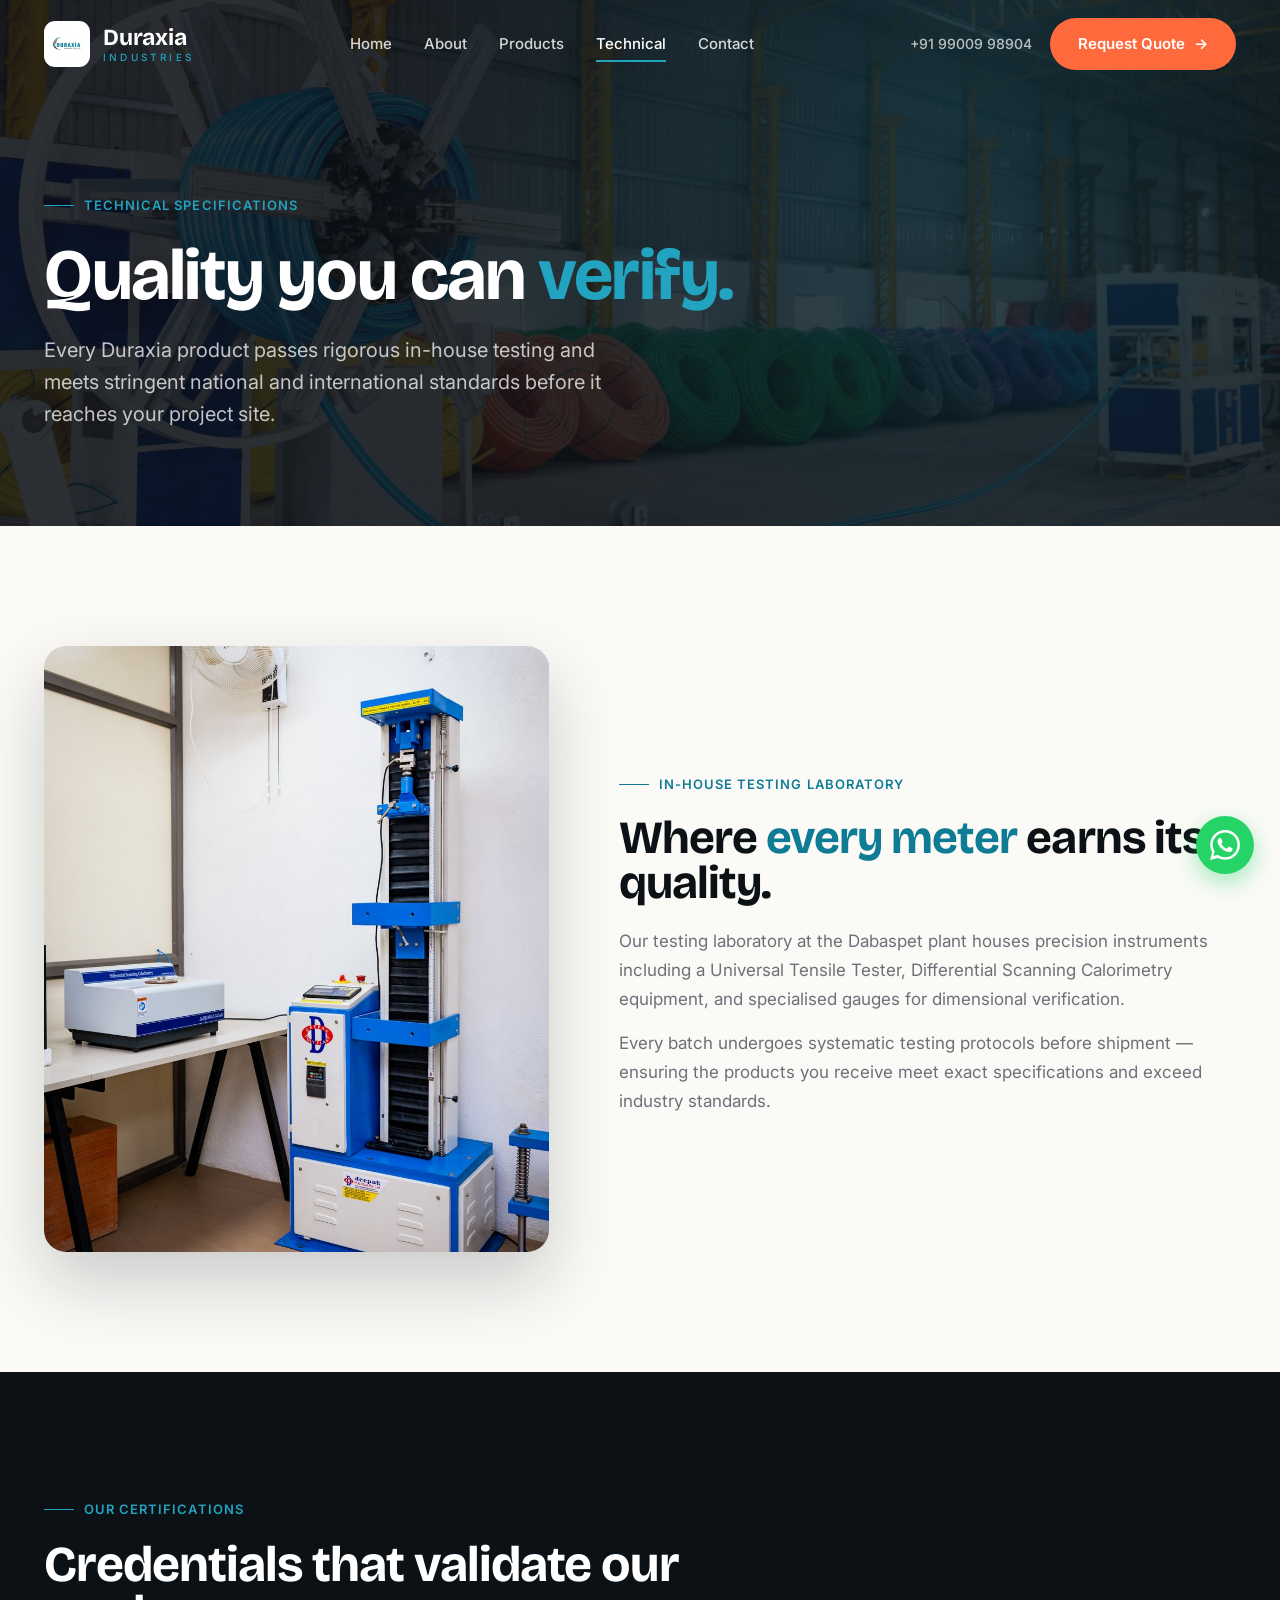
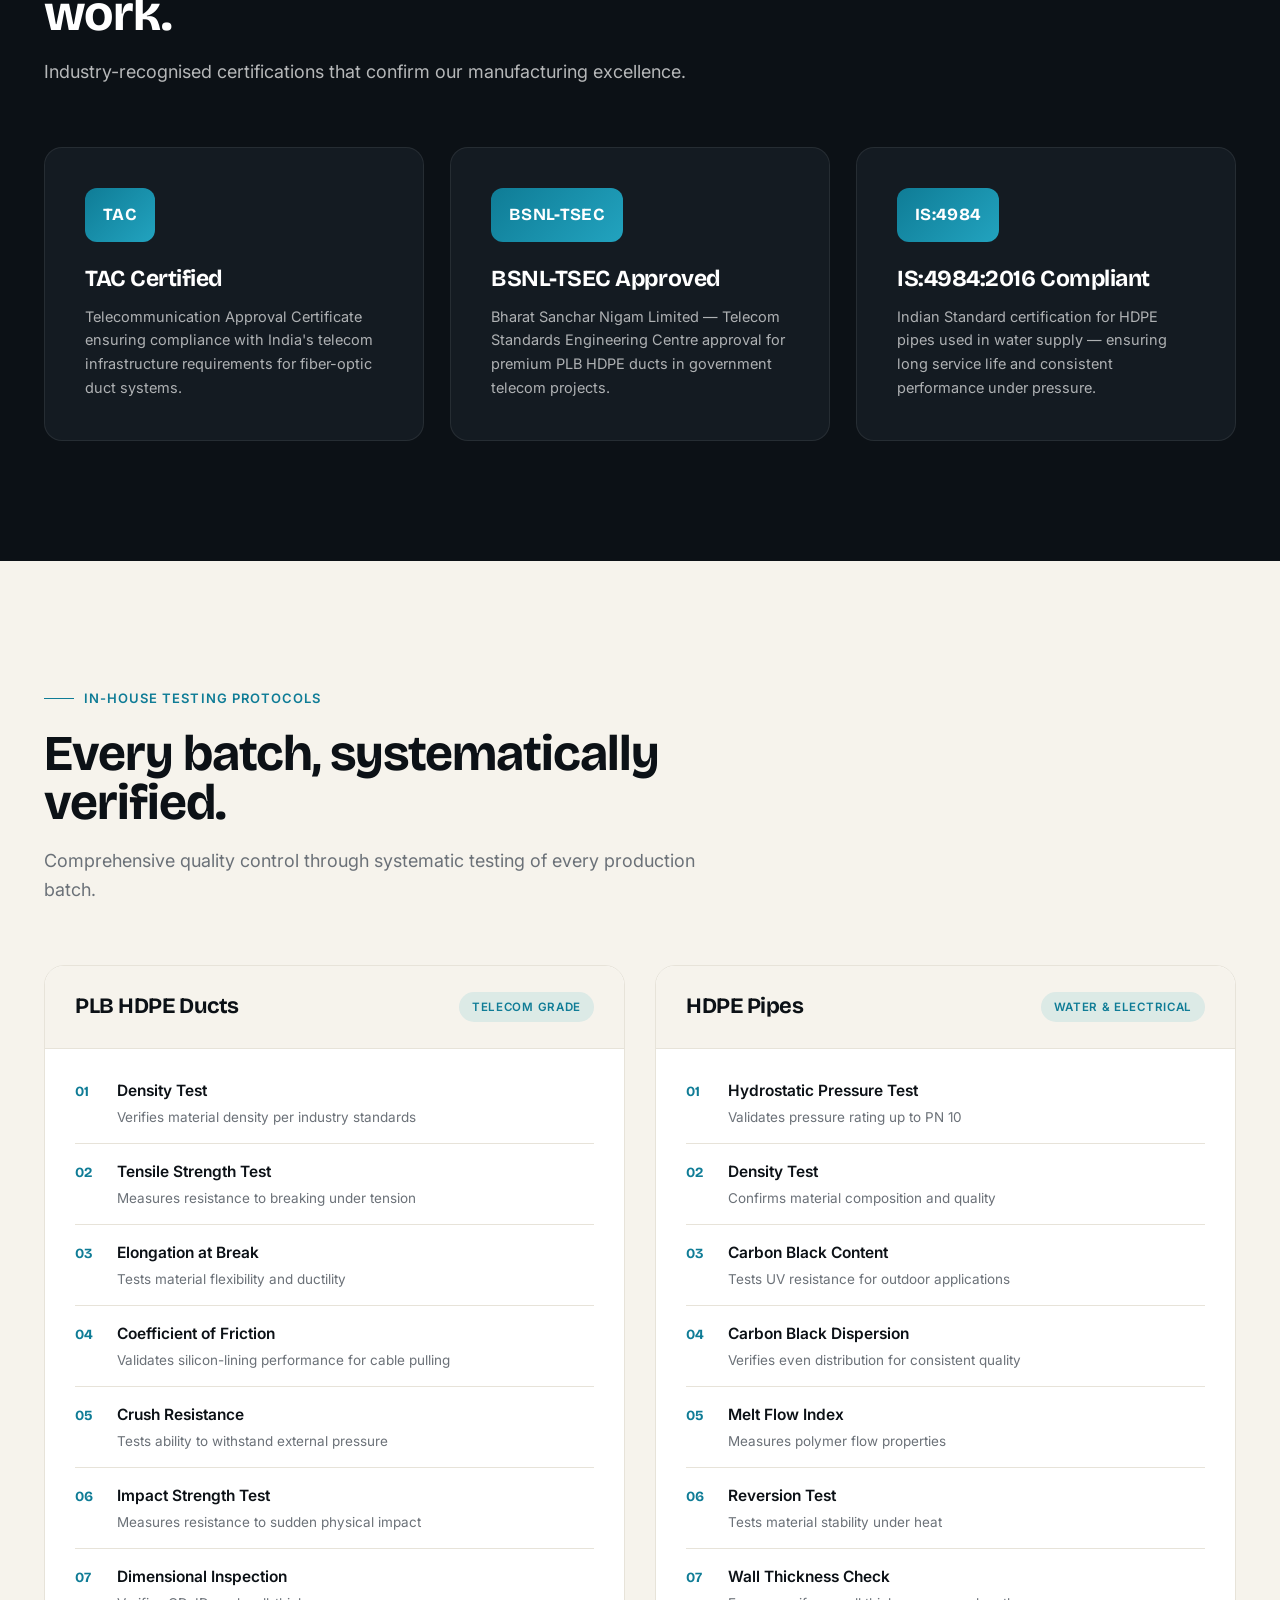
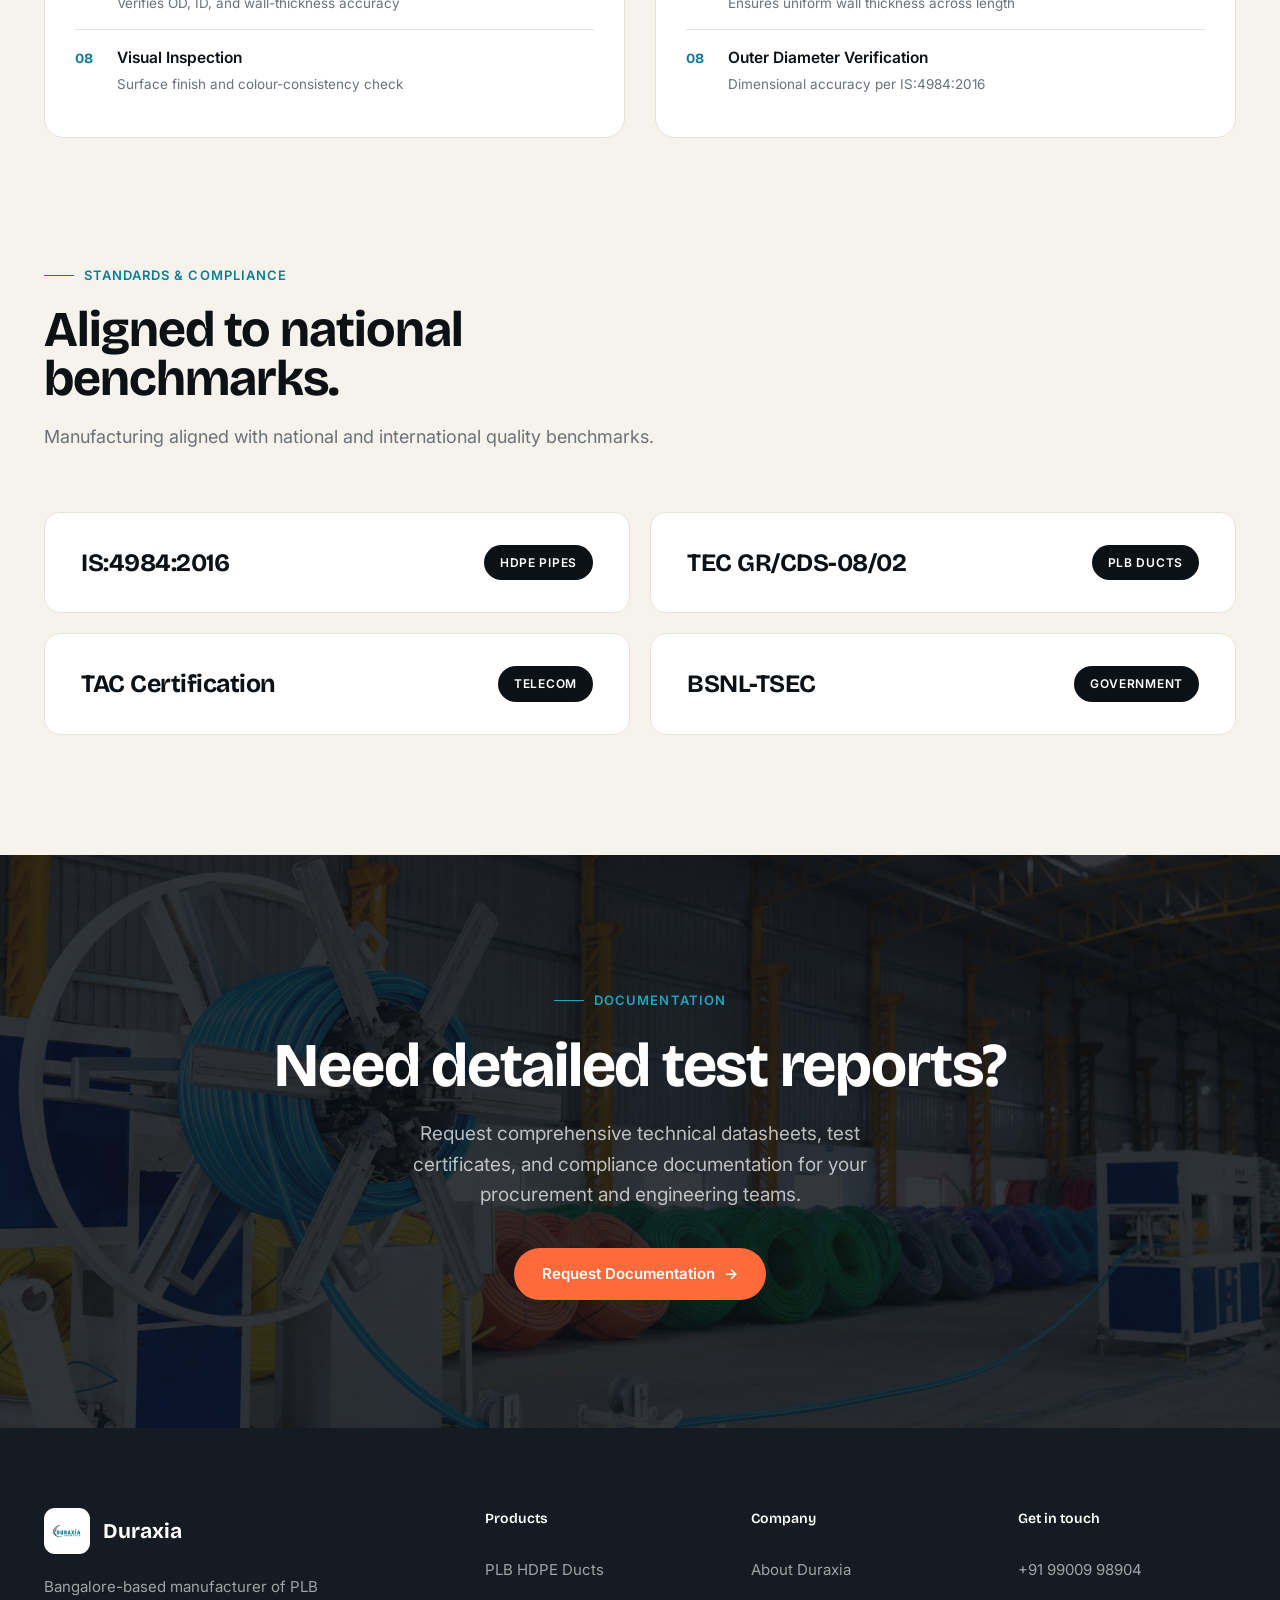
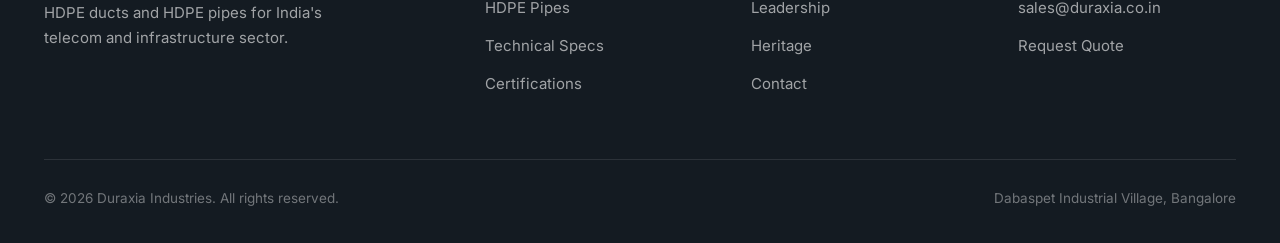
<file: technical.html>
<!DOCTYPE html>
<html lang="en">
<head>
<meta charset="UTF-8">
<meta name="viewport" content="width=device-width,initial-scale=1.0">
<title>Technical — Specifications, Testing &amp; Certifications | Duraxia Industries</title>
<meta name="description" content="Every Duraxia product passes rigorous in-house testing and meets national and international standards — TAC, BSNL-TSEC, IS:4984:2016.">
<link rel="canonical" href="https://www.duraxia.co.in/technical.html">
<meta name="robots" content="index, follow, max-image-preview:large, max-snippet:-1">
<meta name="theme-color" content="#0c1116">
<meta name="author" content="Duraxia Industries">
<meta property="og:type" content="website">
<meta property="og:site_name" content="Duraxia Industries">
<meta property="og:locale" content="en_IN">
<meta property="og:title" content="Technical — Specifications, Testing & Certifications | Duraxia Industries">
<meta property="og:description" content="Every Duraxia product passes rigorous in-house testing and meets national and international standards — TAC, BSNL-TSEC, IS:4984:2016.">
<meta property="og:url" content="https://www.duraxia.co.in/technical.html">
<meta property="og:image" content="https://www.duraxia.co.in/img/technical-lab.jpg">
<meta name="twitter:card" content="summary_large_image">
<meta name="twitter:title" content="Technical — Specifications, Testing & Certifications | Duraxia Industries">
<meta name="twitter:description" content="Every Duraxia product passes rigorous in-house testing and meets national and international standards — TAC, BSNL-TSEC, IS:4984:2016.">
<meta name="twitter:image" content="https://www.duraxia.co.in/img/technical-lab.jpg">
<link rel="icon" type="image/png" href="img/logo-tight.png">
<link rel="apple-touch-icon" href="img/logo-tight.png">
<link rel="preconnect" href="https://fonts.googleapis.com">
<link rel="preconnect" href="https://fonts.gstatic.com" crossorigin>
<link href="https://fonts.googleapis.com/css2?family=Bricolage+Grotesque:opsz,wght@12..96,500;12..96,600;12..96,700;12..96,800&family=Inter:wght@400;500;600&display=swap" rel="stylesheet">
<link rel="stylesheet" href="css/site.css">
<style>
/* lab */
.lab .grid{display:grid;grid-template-columns:.9fr 1.1fr;gap:70px;align-items:center}
.lab .pic{border-radius:22px;overflow:hidden;box-shadow:0 30px 70px rgba(12,17,22,.2);aspect-ratio:3/3.6}
.lab .pic img{width:100%;height:100%;object-fit:cover}
.lab .eyebrow{margin-bottom:20px}
.lab h2{font-size:46px;font-weight:700;margin-bottom:22px;color:var(--ink)}
.lab h2 em{font-style:normal;color:var(--teal-deep)}
.lab p{font-size:17px;color:var(--muted);margin-bottom:16px;line-height:1.7}

/* certifications */
.certs{background:var(--ink);color:#fff}
.certs .shead h2{color:#fff}.certs .shead p{color:rgba(255,255,255,.7)}.certs .eyebrow{color:var(--teal)}
.cgrid{display:grid;grid-template-columns:repeat(3,1fr);gap:26px}
.ccard{background:var(--ink-2);border:1px solid rgba(255,255,255,.08);border-radius:18px;padding:40px;transition:all .35s var(--ease)}
.ccard:hover{transform:translateY(-6px);border-color:rgba(34,163,191,.5)}
.cbadge{display:inline-flex;align-items:center;justify-content:center;height:54px;padding:0 18px;border-radius:12px;background:linear-gradient(135deg,var(--teal-deep),var(--teal));font-family:'Bricolage Grotesque';font-size:17px;font-weight:700;color:#fff;margin-bottom:26px;letter-spacing:.02em}
.ccard h3{font-size:23px;font-weight:700;color:#fff;margin-bottom:14px}
.ccard p{font-size:14.5px;color:rgba(255,255,255,.66);line-height:1.65}

/* testing protocols */
.tcol{display:grid;grid-template-columns:1fr 1fr;gap:30px}
.tprod{border:1px solid var(--line);border-radius:20px;overflow:hidden;background:#fff}
.tprod .th{padding:26px 30px;background:var(--cream);display:flex;justify-content:space-between;align-items:center;border-bottom:1px solid var(--line)}
.tprod .th h3{font-size:22px;font-weight:700;color:var(--ink)}
.tprod .th .badge{font-size:11.5px;font-weight:600;letter-spacing:.06em;text-transform:uppercase;color:var(--teal-deep);background:rgba(34,163,191,.12);padding:6px 13px;border-radius:100px}
.tlist{padding:14px 30px 26px}
.titem{display:flex;gap:16px;padding:16px 0;border-bottom:1px solid var(--line)}
.titem:last-child{border-bottom:none}
.tnum{font-family:'Bricolage Grotesque';font-size:14px;font-weight:700;color:var(--teal-deep);flex-shrink:0;width:26px;padding-top:2px}
.tname{font-size:15.5px;font-weight:600;color:var(--ink);margin-bottom:3px}
.tdesc{font-size:13.5px;color:var(--muted);line-height:1.5}

/* standards */
.standards{background:var(--cream)}
.sgrid{display:grid;grid-template-columns:repeat(2,1fr);gap:20px}
.stdcard{background:#fff;border:1px solid var(--line);border-radius:16px;padding:32px 36px;display:flex;justify-content:space-between;align-items:center;gap:20px;transition:all .3s var(--ease)}
.stdcard:hover{transform:translateY(-4px);box-shadow:0 18px 40px rgba(12,17,22,.08)}
.stdcard h3{font-size:25px;font-weight:700;color:var(--ink);font-family:'Bricolage Grotesque'}
.stdcard .tag{font-size:12px;font-weight:600;letter-spacing:.06em;text-transform:uppercase;color:#fff;background:var(--ink);padding:8px 16px;border-radius:100px;white-space:nowrap}

@media(max-width:980px){
  .lab .grid{grid-template-columns:1fr;gap:40px}
  .lab .pic{order:-1;aspect-ratio:4/3}
  .lab h2{font-size:34px}
  .cgrid,.tcol,.sgrid{grid-template-columns:1fr}
}
</style>
<script type="application/ld+json">
{"@context":"https://schema.org","@graph":[{"@type":"Organization","@id":"https://www.duraxia.co.in/#organization","name":"Duraxia Industries","url":"https://www.duraxia.co.in/","logo":"https://www.duraxia.co.in/img/logo-tight.png","image":"https://www.duraxia.co.in/img/about-facility.jpg","description":"Bangalore-based manufacturer of PLB HDPE ducts and HDPE pipes for India's telecom and infrastructure sector.","telephone":"+91-99009-98904","email":"sales@duraxia.co.in","address":{"@type":"PostalAddress","streetAddress":"Dabaspet Industrial Village","addressLocality":"Bengaluru","addressRegion":"Karnataka","postalCode":"562111","addressCountry":"IN"},"areaServed":{"@type":"Country","name":"India"},"knowsAbout":["PLB HDPE Ducts","HDPE Pipes","Fiber optic duct","Telecom infrastructure","Water supply pipes"],"founder":[{"@type":"Person","name":"Ashish Sharma","jobTitle":"Co-Founder"},{"@type":"Person","name":"Dinaker Reddy","jobTitle":"Co-Founder"},{"@type":"Person","name":"Ankit Sharma","jobTitle":"Co-Founder"}],"contactPoint":{"@type":"ContactPoint","telephone":"+91-99009-98904","email":"sales@duraxia.co.in","contactType":"sales","areaServed":"IN","availableLanguage":["en","hi"]}},{"@type":"BreadcrumbList","itemListElement":[{"@type":"ListItem","position":1,"name":"Home","item":"https://www.duraxia.co.in/"},{"@type":"ListItem","position":2,"name":"Technical","item":"https://www.duraxia.co.in/technical.html"}]}]}
</script>
</head>
<body>

<header>
  <nav class="wrap">
    <a href="index.html" class="brand">
      <span class="mk"><img src="img/logo-tight.png" alt="Duraxia Industries" width="256" height="254" loading="eager" decoding="async" fetchpriority="high"></span>
      <span class="bx"><b>Duraxia</b><s>Industries</s></span>
    </a>
    <div class="nav-links">
      <a href="index.html">Home</a><a href="about.html">About</a><a href="products.html">Products</a><a href="technical.html" class="active" aria-current="page">Technical</a><a href="contact.html">Contact</a>
    </div>
    <div class="nav-right">
      <a href="tel:+919900998904" class="nav-tel">+91 99009 98904</a>
      <a href="contact.html" class="btn btn-pri">Request Quote <span class="arr">→</span></a>
      <button class="hamb" aria-label="Menu"><span></span><span></span><span></span></button>
    </div>
  </nav>
</header>
<div class="mnav">
  <a href="index.html">Home</a><a href="about.html">About</a><a href="products.html">Products</a><a href="technical.html">Technical</a><a href="contact.html">Contact</a>
  <a href="contact.html" class="btn btn-pri">Request Quote →</a>
</div>

<main>
<section class="phero">
  <div class="wrap">
    <div class="eyebrow">Technical specifications</div>
    <h1>Quality you can <em>verify.</em></h1>
    <p>Every Duraxia product passes rigorous in-house testing and meets stringent national and international standards before it reaches your project site.</p>
  </div>
</section>

<section class="sec lab">
  <div class="wrap grid">
    <div class="pic reveal"><img src="img/technical-lab.jpg" alt="Duraxia in-house testing laboratory" width="932" height="1400" loading="lazy" decoding="async"></div>
    <div class="copy reveal d1">
      <div class="eyebrow">In-house testing laboratory</div>
      <h2>Where <em>every meter</em> earns its quality.</h2>
      <p>Our testing laboratory at the Dabaspet plant houses precision instruments including a Universal Tensile Tester, Differential Scanning Calorimetry equipment, and specialised gauges for dimensional verification.</p>
      <p>Every batch undergoes systematic testing protocols before shipment — ensuring the products you receive meet exact specifications and exceed industry standards.</p>
    </div>
  </div>
</section>

<section class="sec certs">
  <div class="wrap">
    <div class="shead reveal">
      <div class="eyebrow">Our certifications</div>
      <h2>Credentials that validate our work.</h2>
      <p>Industry-recognised certifications that confirm our manufacturing excellence.</p>
    </div>
    <div class="cgrid">
      <div class="ccard reveal"><div class="cbadge">TAC</div><h3>TAC Certified</h3><p>Telecommunication Approval Certificate ensuring compliance with India's telecom infrastructure requirements for fiber-optic duct systems.</p></div>
      <div class="ccard reveal d1"><div class="cbadge">BSNL-TSEC</div><h3>BSNL-TSEC Approved</h3><p>Bharat Sanchar Nigam Limited — Telecom Standards Engineering Centre approval for premium PLB HDPE ducts in government telecom projects.</p></div>
      <div class="ccard reveal d2"><div class="cbadge">IS:4984</div><h3>IS:4984:2016 Compliant</h3><p>Indian Standard certification for HDPE pipes used in water supply — ensuring long service life and consistent performance under pressure.</p></div>
    </div>
  </div>
</section>

<section class="sec standards" style="padding-bottom:0">
  <div class="wrap">
    <div class="shead reveal">
      <div class="eyebrow">In-house testing protocols</div>
      <h2>Every batch, systematically verified.</h2>
      <p>Comprehensive quality control through systematic testing of every production batch.</p>
    </div>
    <div class="tcol">
      <div class="tprod reveal">
        <div class="th"><h3>PLB HDPE Ducts</h3><span class="badge">Telecom Grade</span></div>
        <div class="tlist">
          <div class="titem"><div class="tnum">01</div><div><div class="tname">Density Test</div><div class="tdesc">Verifies material density per industry standards</div></div></div>
          <div class="titem"><div class="tnum">02</div><div><div class="tname">Tensile Strength Test</div><div class="tdesc">Measures resistance to breaking under tension</div></div></div>
          <div class="titem"><div class="tnum">03</div><div><div class="tname">Elongation at Break</div><div class="tdesc">Tests material flexibility and ductility</div></div></div>
          <div class="titem"><div class="tnum">04</div><div><div class="tname">Coefficient of Friction</div><div class="tdesc">Validates silicon-lining performance for cable pulling</div></div></div>
          <div class="titem"><div class="tnum">05</div><div><div class="tname">Crush Resistance</div><div class="tdesc">Tests ability to withstand external pressure</div></div></div>
          <div class="titem"><div class="tnum">06</div><div><div class="tname">Impact Strength Test</div><div class="tdesc">Measures resistance to sudden physical impact</div></div></div>
          <div class="titem"><div class="tnum">07</div><div><div class="tname">Dimensional Inspection</div><div class="tdesc">Verifies OD, ID, and wall-thickness accuracy</div></div></div>
          <div class="titem"><div class="tnum">08</div><div><div class="tname">Visual Inspection</div><div class="tdesc">Surface finish and colour-consistency check</div></div></div>
        </div>
      </div>
      <div class="tprod reveal d1">
        <div class="th"><h3>HDPE Pipes</h3><span class="badge">Water &amp; Electrical</span></div>
        <div class="tlist">
          <div class="titem"><div class="tnum">01</div><div><div class="tname">Hydrostatic Pressure Test</div><div class="tdesc">Validates pressure rating up to PN 10</div></div></div>
          <div class="titem"><div class="tnum">02</div><div><div class="tname">Density Test</div><div class="tdesc">Confirms material composition and quality</div></div></div>
          <div class="titem"><div class="tnum">03</div><div><div class="tname">Carbon Black Content</div><div class="tdesc">Tests UV resistance for outdoor applications</div></div></div>
          <div class="titem"><div class="tnum">04</div><div><div class="tname">Carbon Black Dispersion</div><div class="tdesc">Verifies even distribution for consistent quality</div></div></div>
          <div class="titem"><div class="tnum">05</div><div><div class="tname">Melt Flow Index</div><div class="tdesc">Measures polymer flow properties</div></div></div>
          <div class="titem"><div class="tnum">06</div><div><div class="tname">Reversion Test</div><div class="tdesc">Tests material stability under heat</div></div></div>
          <div class="titem"><div class="tnum">07</div><div><div class="tname">Wall Thickness Check</div><div class="tdesc">Ensures uniform wall thickness across length</div></div></div>
          <div class="titem"><div class="tnum">08</div><div><div class="tname">Outer Diameter Verification</div><div class="tdesc">Dimensional accuracy per IS:4984:2016</div></div></div>
        </div>
      </div>
    </div>
  </div>
</section>

<section class="sec standards">
  <div class="wrap">
    <div class="shead reveal">
      <div class="eyebrow">Standards &amp; compliance</div>
      <h2>Aligned to national benchmarks.</h2>
      <p>Manufacturing aligned with national and international quality benchmarks.</p>
    </div>
    <div class="sgrid">
      <div class="stdcard reveal"><h3>IS:4984:2016</h3><span class="tag">HDPE Pipes</span></div>
      <div class="stdcard reveal d1"><h3>TEC GR/CDS-08/02</h3><span class="tag">PLB Ducts</span></div>
      <div class="stdcard reveal"><h3>TAC Certification</h3><span class="tag">Telecom</span></div>
      <div class="stdcard reveal d1"><h3>BSNL-TSEC</h3><span class="tag">Government</span></div>
    </div>
  </div>
</section>

<section class="cta">
  <div class="cta-bg"></div>
  <div class="wrap">
    <div class="eyebrow">Documentation</div>
    <h2>Need detailed test reports?</h2>
    <p>Request comprehensive technical datasheets, test certificates, and compliance documentation for your procurement and engineering teams.</p>
    <a href="contact.html" class="btn btn-pri">Request Documentation <span class="arr">→</span></a>
  </div>
</section>

</main>

<footer>
  <div class="wrap">
    <div class="foot-grid">
      <div class="foot-brand">
        <div class="l"><span class="mk"><img src="img/logo-tight.png" alt="Duraxia Industries" width="256" height="254" loading="eager" decoding="async" fetchpriority="high"></span><b>Duraxia</b></div>
        <p>Bangalore-based manufacturer of PLB HDPE ducts and HDPE pipes for India's telecom and infrastructure sector.</p>
      </div>
      <div class="foot-col"><h4>Products</h4><a href="products.html">PLB HDPE Ducts</a><a href="products.html">HDPE Pipes</a><a href="technical.html">Technical Specs</a><a href="technical.html">Certifications</a></div>
      <div class="foot-col"><h4>Company</h4><a href="about.html">About Duraxia</a><a href="about.html">Leadership</a><a href="about.html">Heritage</a><a href="contact.html">Contact</a></div>
      <div class="foot-col"><h4>Get in touch</h4><a href="tel:+919900998904">+91 99009 98904</a><a href="mailto:sales@duraxia.co.in">sales@duraxia.co.in</a><a href="contact.html">Request Quote</a></div>
    </div>
    <div class="foot-bot"><span>© 2026 Duraxia Industries. All rights reserved.</span><span>Dabaspet Industrial Village, Bangalore</span></div>
  </div>
</footer>

<a class="wa" href="https://wa.me/919900998904?text=Hi%20Duraxia,%20I'm%20interested%20in%20your%20HDPE%20products" target="_blank" rel="noopener" aria-label="Chat on WhatsApp">
  <span class="tip">Chat with us</span>
  <span class="bub"><svg viewBox="0 0 24 24"><path d="M.057 24l1.687-6.163a11.867 11.867 0 01-1.587-5.946C.157 5.335 5.494 0 12.05 0a11.817 11.817 0 018.413 3.488 11.824 11.824 0 013.48 8.414c-.003 6.557-5.338 11.892-11.893 11.892a11.9 11.9 0 01-5.688-1.448L.057 24zm6.597-3.807c1.676.995 3.276 1.591 5.392 1.592 5.448 0 9.886-4.434 9.889-9.885.002-5.462-4.415-9.89-9.881-9.892-5.452 0-9.887 4.434-9.889 9.884a9.86 9.86 0 001.51 5.26l-.999 3.648 3.738-.981zm11.387-5.464c-.074-.124-.272-.198-.57-.347-.297-.149-1.758-.868-2.031-.967-.272-.099-.47-.149-.669.149-.198.297-.768.967-.941 1.165-.173.198-.347.223-.644.074-.297-.149-1.255-.462-2.39-1.475-.883-.788-1.48-1.761-1.653-2.059-.173-.297-.018-.458.13-.606.134-.133.297-.347.446-.521.151-.172.2-.296.3-.495.099-.198.05-.372-.025-.521-.075-.148-.669-1.611-.916-2.206-.242-.579-.487-.501-.669-.51l-.57-.01c-.198 0-.52.074-.792.372s-1.04 1.016-1.04 2.479 1.065 2.876 1.213 3.074c.149.198 2.096 3.2 5.077 4.487.709.306 1.262.489 1.694.626.712.226 1.36.194 1.872.118.571-.085 1.758-.719 2.006-1.413.248-.695.248-1.29.173-1.414z"/></svg></span>
</a>

<script src="js/site.js"></script>
</body>
</html>
</file>
<file: css/site.css>
/* ============================================================
   DURAXIA INDUSTRIES — Shared design system (Direction C: Flow)
   ============================================================ */
*{margin:0;padding:0;box-sizing:border-box}
:root{
  --ink:#0c1116;--ink-2:#141b22;--char:#1c2630;
  --teal:#22a3bf;--teal-deep:#0f7c96;
  --orange:#FF6A3D;--orange-d:#ed5326;
  --cream:#F6F3EC;--paper:#fbfaf7;--line:#e7e3d9;--muted:#6b7178;
  --ease:cubic-bezier(.16,1,.3,1);
}
html{scroll-behavior:smooth}
body{font-family:'Inter',sans-serif;color:var(--ink);background:var(--paper);line-height:1.6;-webkit-font-smoothing:antialiased}
h1,h2,h3,.dh{font-family:'Bricolage Grotesque',sans-serif;line-height:.98;letter-spacing:-.02em}
.wrap{max-width:1280px;margin:0 auto;padding:0 44px}
a{text-decoration:none;color:inherit}
img{display:block}
.eyebrow{font-size:13px;font-weight:600;letter-spacing:.08em;text-transform:uppercase;color:var(--teal-deep);display:inline-flex;align-items:center;gap:10px}
.eyebrow::before{content:'';width:30px;height:1px;background:currentColor}
.eyebrow.center{justify-content:center}

/* buttons */
.btn{display:inline-flex;align-items:center;gap:9px;font-weight:600;font-size:15px;padding:14px 28px;border-radius:100px;transition:all .3s var(--ease);cursor:pointer;border:none;font-family:inherit;white-space:nowrap}
.btn .arr{transition:transform .3s var(--ease)}
.btn:hover .arr{transform:translateX(4px)}
.btn-pri{background:var(--orange);color:#fff}
.btn-pri:hover{transform:translateY(-2px);box-shadow:0 14px 30px rgba(255,106,61,.4);background:var(--orange-d)}
.btn-cream{background:var(--cream);color:var(--ink)}
.btn-cream:hover{transform:translateY(-2px);box-shadow:0 14px 30px rgba(0,0,0,.14)}
.btn-out{background:transparent;color:#fff;border:1.5px solid rgba(255,255,255,.3)}
.btn-out:hover{background:#fff;color:var(--ink);border-color:#fff}
.btn-ink{background:var(--ink);color:#fff}
.btn-ink:hover{transform:translateY(-2px);box-shadow:0 14px 30px rgba(12,17,22,.3)}
.btn-line-ink{background:transparent;color:var(--ink);border:1.5px solid var(--line)}
.btn-line-ink:hover{border-color:var(--teal-deep);color:var(--teal-deep)}

/* ===== NAV ===== */
header{position:fixed;top:0;left:0;right:0;z-index:200;transition:background .35s var(--ease),box-shadow .35s var(--ease),border-color .35s var(--ease);border-bottom:1px solid transparent}
header.scrolled{background:rgba(12,17,22,.86);backdrop-filter:blur(14px);border-bottom-color:rgba(255,255,255,.08)}
nav{display:flex;align-items:center;justify-content:space-between;height:88px;transition:height .35s var(--ease)}
header.scrolled nav{height:74px}
.brand{display:flex;align-items:center;gap:13px}
.brand .mk{height:46px;width:46px;background:#fff;border-radius:11px;padding:6px;display:flex;align-items:center;justify-content:center;flex-shrink:0;transition:height .3s,width .3s}
header.scrolled .brand .mk{height:42px;width:42px}
.brand .mk img{width:100%;height:100%;object-fit:contain}
.brand .bx{display:flex;flex-direction:column;line-height:1}
.brand .bx b{font-family:'Bricolage Grotesque';font-size:23px;font-weight:700;color:#fff;letter-spacing:-.01em}
.brand .bx s{font-family:'Inter';font-size:10px;font-weight:500;letter-spacing:.32em;text-transform:uppercase;color:var(--teal);text-decoration:none;margin-top:3px}
.nav-links{display:flex;gap:32px;align-items:center}
.nav-links a{font-size:15px;font-weight:500;color:rgba(255,255,255,.82);transition:color .2s;position:relative}
.nav-links a::after{content:'';position:absolute;left:0;bottom:-6px;height:2px;width:0;background:var(--teal);transition:width .3s var(--ease)}
.nav-links a:hover,.nav-links a.active{color:#fff}
.nav-links a:hover::after,.nav-links a.active::after{width:100%}
.nav-right{display:flex;align-items:center;gap:18px}
.nav-tel{font-size:14px;font-weight:500;color:rgba(255,255,255,.7);transition:color .2s}
.nav-tel:hover{color:#fff}
.hamb{display:none;flex-direction:column;gap:5px;background:none;border:none;cursor:pointer;padding:8px}
.hamb span{width:24px;height:2px;background:#fff;border-radius:2px;transition:.3s}
.mnav{display:none}

/* ===== TICKER ===== */
.ticker{background:var(--ink-2);border-top:1px solid rgba(255,255,255,.07);border-bottom:1px solid rgba(255,255,255,.07);overflow:hidden;padding:18px 0}
.ticker .row{display:flex;gap:54px;align-items:center;white-space:nowrap;animation:scroll 30s linear infinite;width:max-content}
.ticker span{font-family:'Bricolage Grotesque';font-size:17px;font-weight:600;color:rgba(255,255,255,.85);display:flex;align-items:center;gap:54px}
.ticker span::after{content:'';width:6px;height:6px;border-radius:50%;background:var(--teal);flex-shrink:0}
@keyframes scroll{to{transform:translateX(-50%)}}

/* ===== INTERIOR PAGE HERO ===== */
.phero{background:var(--ink);position:relative;overflow:hidden;padding:188px 0 96px}
.phero::before{content:'';position:absolute;inset:0;background:url('../img/about-facility.jpg') center/cover;opacity:.14}
.phero::after{content:'';position:absolute;inset:0;background:radial-gradient(circle at 75% 20%,rgba(34,163,191,.18),transparent 55%)}
.phero .wrap{position:relative;z-index:2}
.phero .eyebrow{color:var(--teal);margin-bottom:24px}
.phero h1{font-size:72px;font-weight:700;color:#fff;max-width:880px;margin-bottom:24px}
.phero h1 em{font-style:normal;color:var(--teal)}
.phero p{font-size:20px;color:rgba(255,255,255,.74);max-width:600px;line-height:1.6}

/* ===== SECTION SHELL ===== */
.sec{padding:120px 0}
.sec.tight{padding:90px 0}
.shead{max-width:680px;margin-bottom:60px}
.shead.center{margin-left:auto;margin-right:auto;text-align:center}
.shead .eyebrow{margin-bottom:20px}
.shead h2{font-size:50px;font-weight:700;margin-bottom:20px;color:var(--ink)}
.shead.center .eyebrow{justify-content:center}
.shead p{font-size:18px;color:var(--muted);line-height:1.6}

/* ===== BIG NUMBERS BAND ===== */
.bignum{background:var(--cream);padding:104px 0}
.bignum .grid{display:grid;grid-template-columns:repeat(4,1fr);gap:40px}
.bn b{font-family:'Bricolage Grotesque';font-size:70px;font-weight:700;line-height:.85;color:var(--ink);display:block}
.bn b u{text-decoration:none;color:var(--orange)}
.bn span{font-size:15px;color:var(--muted);margin-top:16px;display:block;border-top:1px solid var(--line);padding-top:16px}

/* ===== CTA ===== */
.cta{background:var(--ink);position:relative;overflow:hidden}
.cta .cta-bg{position:absolute;inset:0;background:url('../img/about-facility.jpg') center/cover;opacity:.16}
.cta .wrap{position:relative;z-index:2;padding:128px 44px;text-align:center}
.cta .eyebrow{color:var(--teal);justify-content:center;margin-bottom:26px}
.cta h2{font-size:62px;font-weight:700;color:#fff;margin-bottom:22px;max-width:760px;margin-left:auto;margin-right:auto}
.cta p{font-size:19px;color:rgba(255,255,255,.7);max-width:520px;margin:0 auto 38px}

/* ===== FOOTER ===== */
footer{background:var(--ink-2);color:rgba(255,255,255,.6);padding:80px 0 34px}
.foot-grid{display:grid;grid-template-columns:1.8fr 1fr 1fr 1fr;gap:48px;margin-bottom:56px}
.foot-brand .l{display:flex;align-items:center;gap:13px;margin-bottom:20px}
.foot-brand .mk{height:46px;width:46px;background:#fff;border-radius:11px;padding:6px;display:flex;align-items:center;justify-content:center}
.foot-brand .mk img{width:100%;height:100%;object-fit:contain}
.foot-brand .l b{font-family:'Bricolage Grotesque';font-size:21px;color:#fff}
.foot-brand p{font-size:15px;line-height:1.7;max-width:300px}
.foot-col h4{color:#fff;font-size:14px;font-weight:600;margin-bottom:20px;font-family:'Bricolage Grotesque'}
.foot-col a{display:block;font-size:15px;padding:7px 0;transition:color .2s}
.foot-col a:hover{color:var(--teal)}
.foot-bot{border-top:1px solid rgba(255,255,255,.1);padding-top:28px;display:flex;justify-content:space-between;gap:20px;flex-wrap:wrap;font-size:13.5px;color:rgba(255,255,255,.4)}

/* ===== WHATSAPP FLOAT ===== */
.wa{position:fixed;right:26px;bottom:26px;z-index:300;display:flex;align-items:center;gap:12px;text-decoration:none}
.wa .tip{background:#fff;color:var(--ink);font-size:13.5px;font-weight:600;padding:9px 16px;border-radius:100px;box-shadow:0 8px 24px rgba(0,0,0,.16);opacity:0;transform:translateX(8px);transition:all .3s var(--ease);pointer-events:none;white-space:nowrap}
.wa:hover .tip{opacity:1;transform:translateX(0)}
.wa .bub{width:58px;height:58px;border-radius:50%;background:#25D366;display:flex;align-items:center;justify-content:center;box-shadow:0 8px 22px rgba(37,211,102,.42);transition:transform .3s var(--ease)}
.wa:hover .bub{transform:scale(1.08)}
.wa .bub svg{width:30px;height:30px;fill:#fff}

/* ===== REVEAL ===== */
.reveal{opacity:0;transform:translateY(34px);transition:opacity .8s var(--ease),transform .8s var(--ease)}
.reveal.in{opacity:1;transform:translateY(0)}
.reveal.d1{transition-delay:.1s}.reveal.d2{transition-delay:.2s}.reveal.d3{transition-delay:.3s}

/* ===== RESPONSIVE ===== */
/* hide phone number first to give the nav links room */
@media(max-width:1140px){ .nav-tel{display:none} }

/* layout adjustments (nav still full) */
@media(max-width:980px){
  .wrap{padding:0 30px}
  .phero{padding:148px 0 72px}
  .phero h1{font-size:46px}
  .shead h2{font-size:36px}
  .bignum .grid{grid-template-columns:1fr 1fr;gap:34px 24px}
  .foot-grid{grid-template-columns:1fr 1fr;gap:36px}
  .cta h2{font-size:40px}
  .cta .wrap{padding:90px 24px}
}

/* collapse nav to hamburger menu */
@media(max-width:860px){
  .wrap{padding:0 22px}
  .nav-links{display:none}
  .hamb{display:flex}
  .mnav{display:block;position:fixed;inset:0;z-index:199;background:var(--ink);padding:110px 30px 40px;transform:translateX(100%);transition:transform .4s var(--ease)}
  .mnav.open{transform:translateX(0)}
  .mnav a{display:block;font-family:'Bricolage Grotesque';font-size:30px;font-weight:600;color:#fff;padding:16px 0;border-bottom:1px solid rgba(255,255,255,.1)}
  .mnav .btn{margin-top:26px;width:100%;justify-content:center}
  body.menu-open{overflow:hidden}
  body.menu-open .hamb span:nth-child(1){transform:translateY(7px) rotate(45deg)}
  body.menu-open .hamb span:nth-child(2){opacity:0}
  body.menu-open .hamb span:nth-child(3){transform:translateY(-7px) rotate(-45deg)}
}
@media(max-width:560px){
  .phero h1{font-size:36px}
  .bignum .grid{grid-template-columns:1fr 1fr;gap:30px 20px}
  .foot-grid{grid-template-columns:1fr}
  .bn b{font-size:54px}
}
</file>
